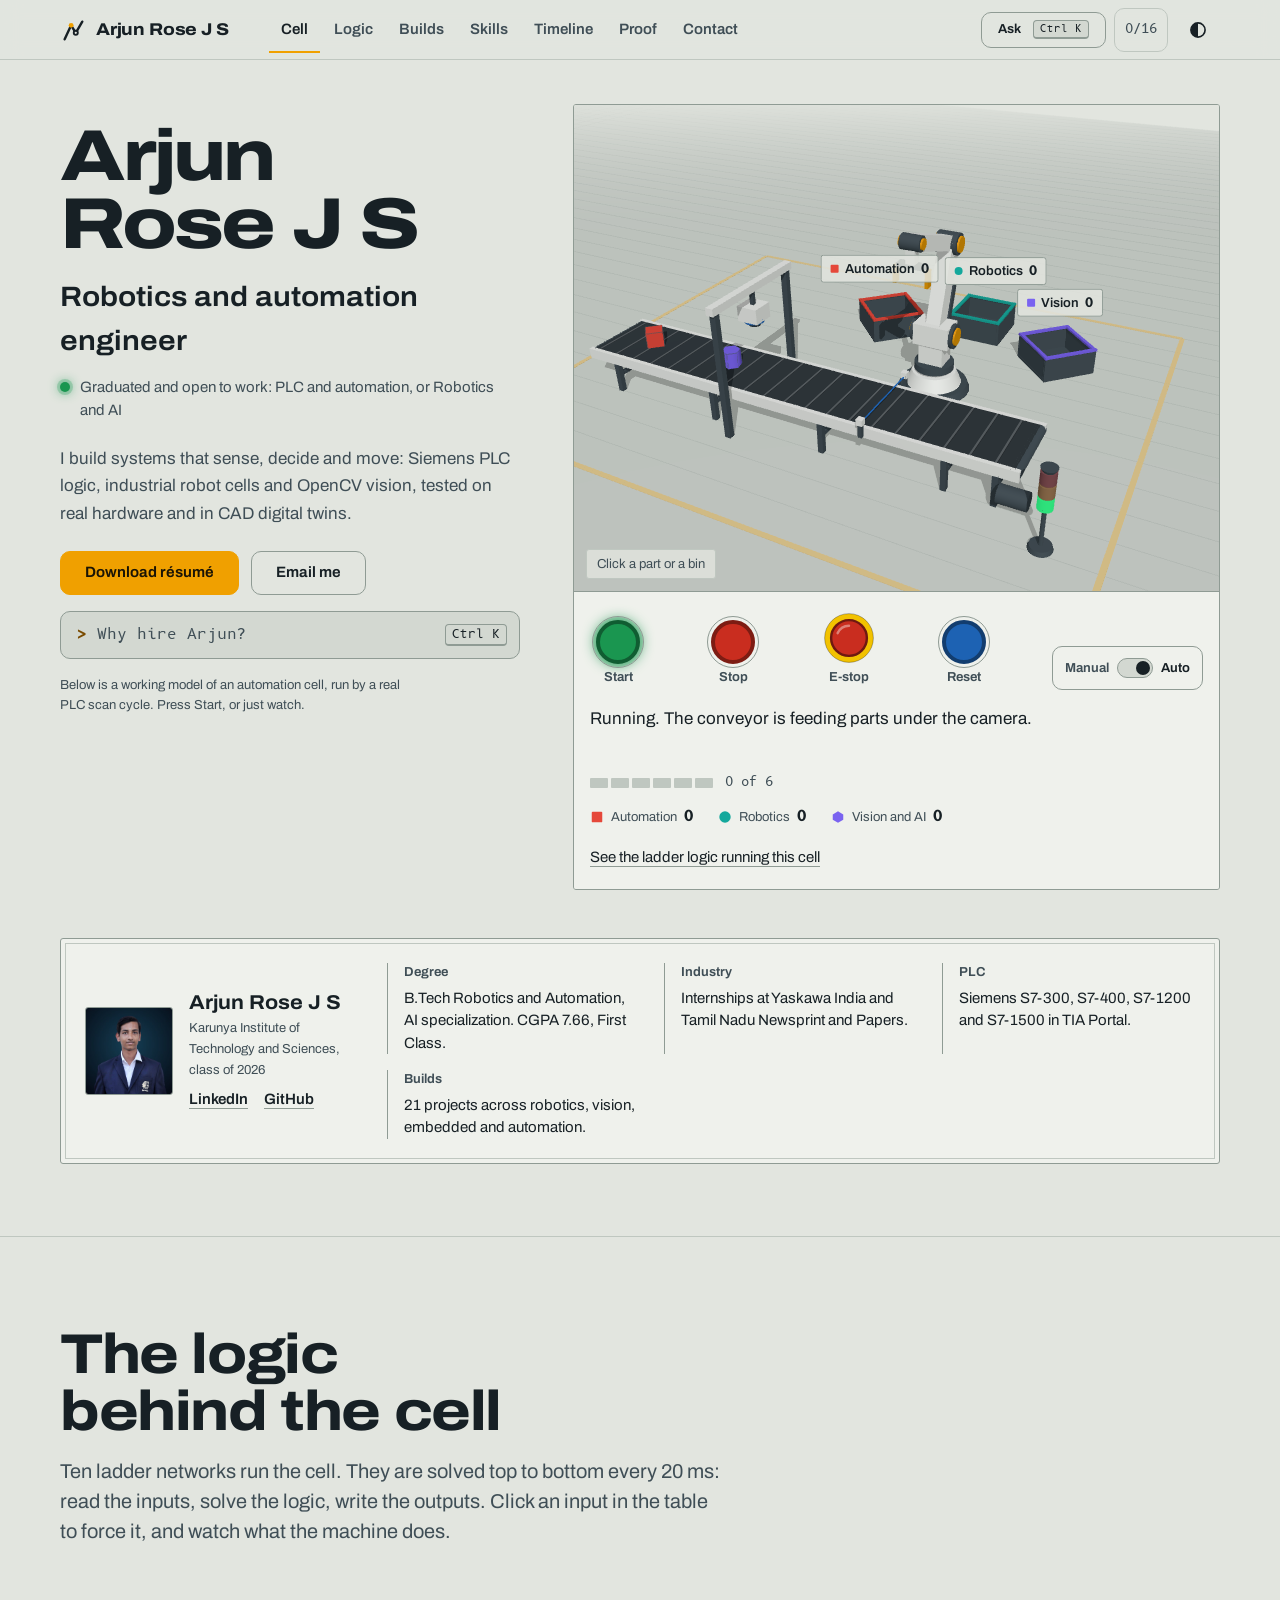
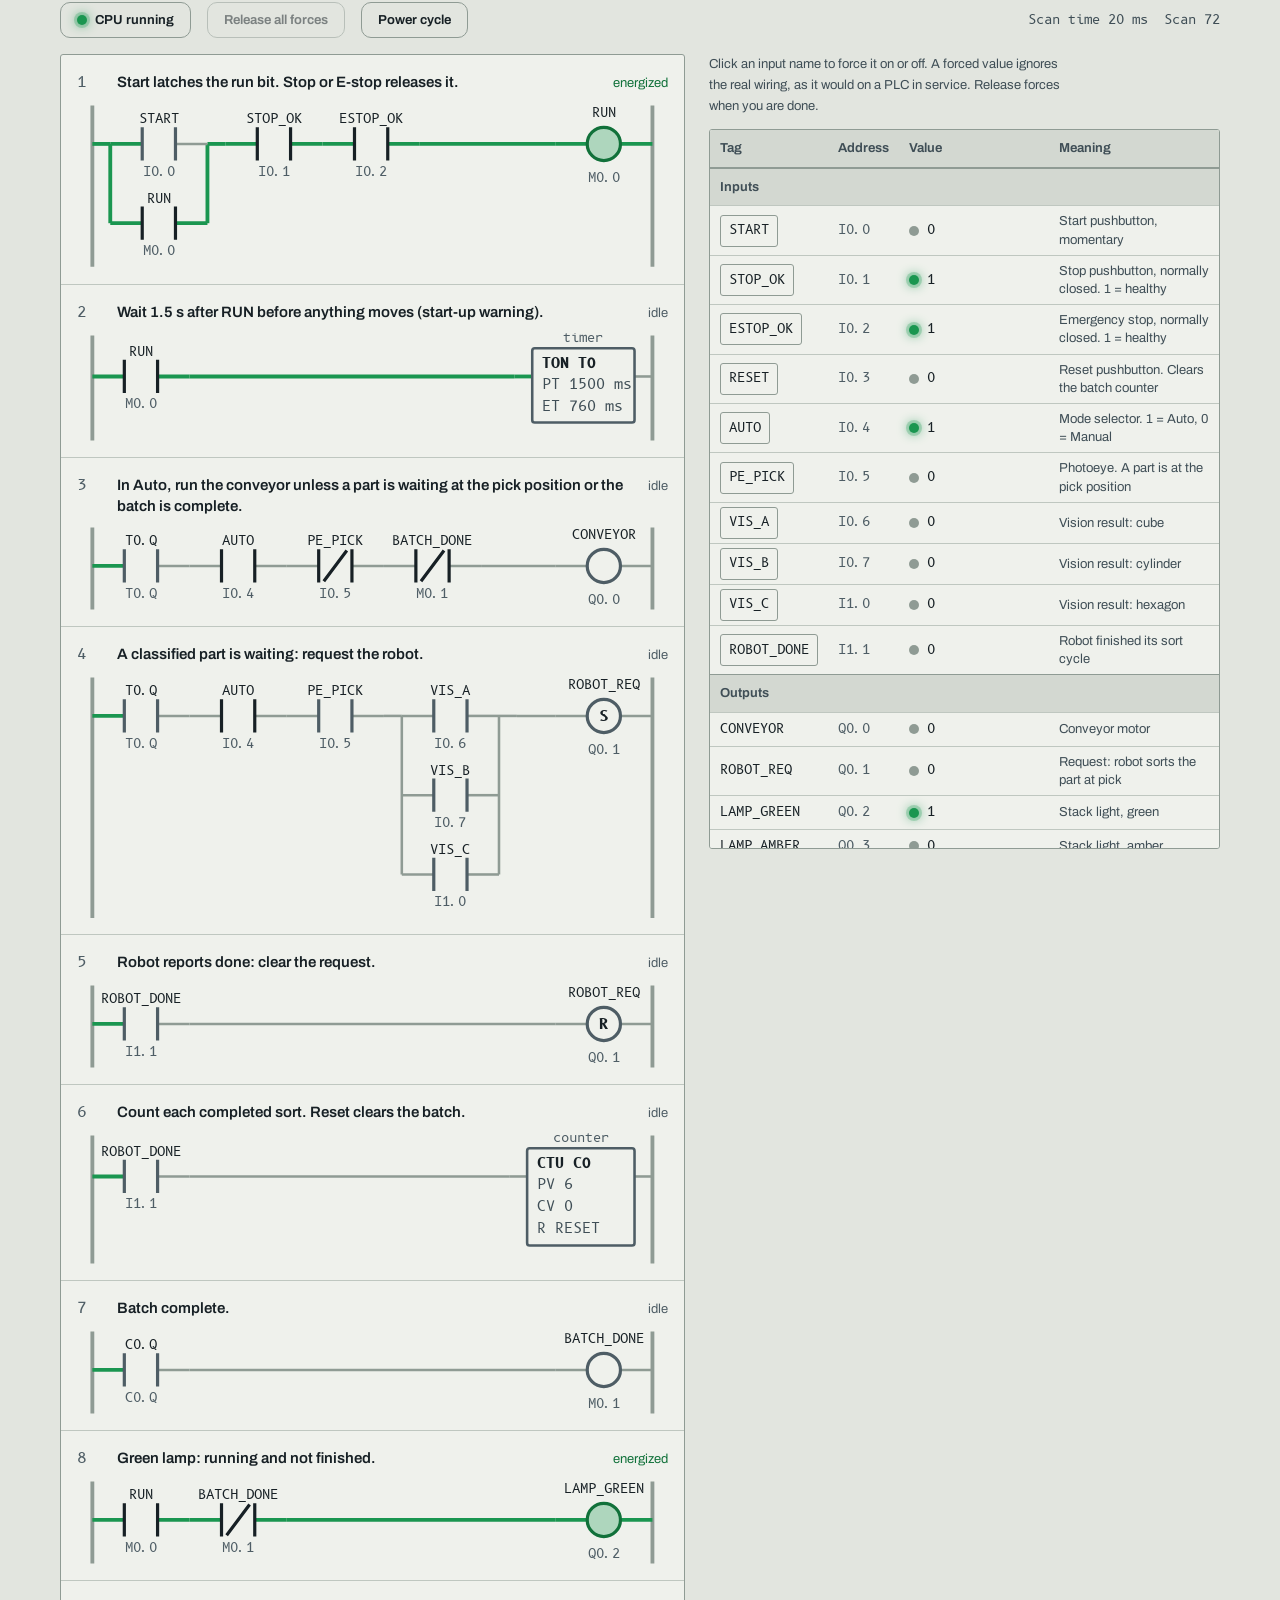
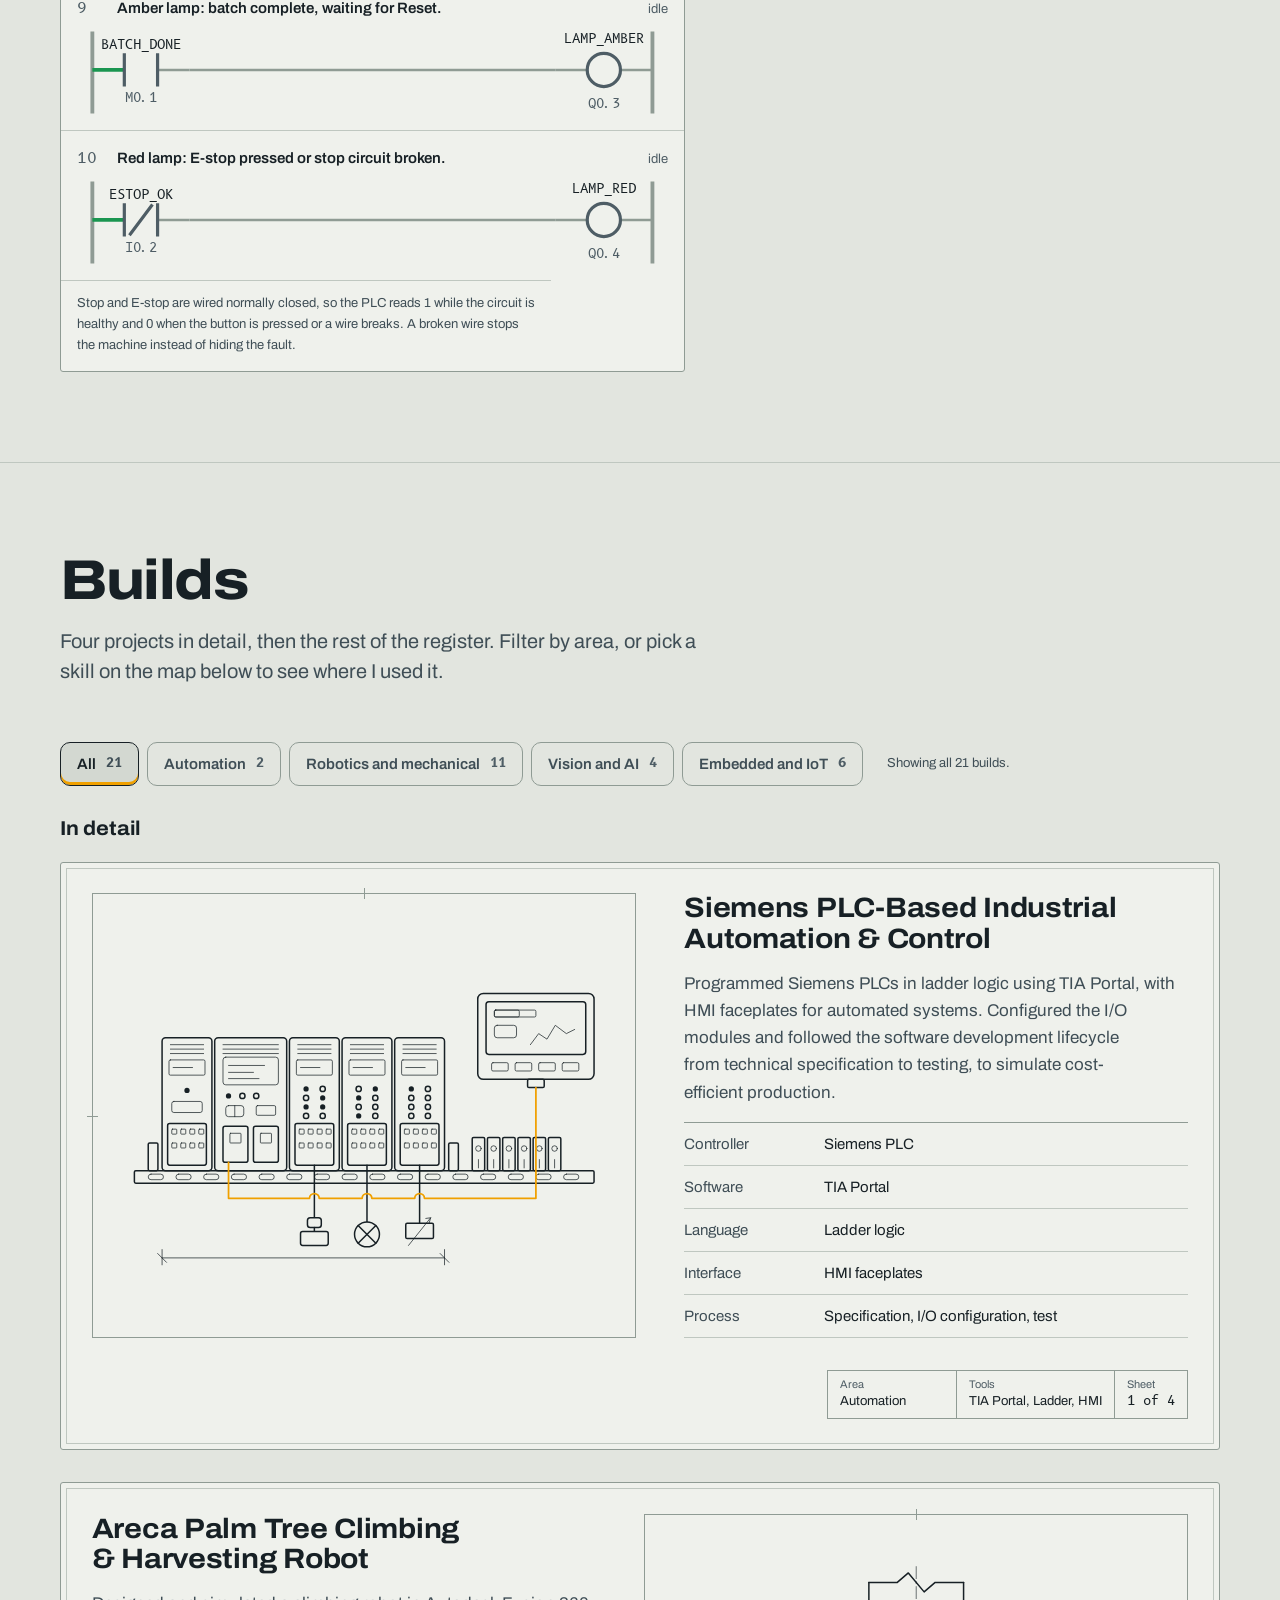
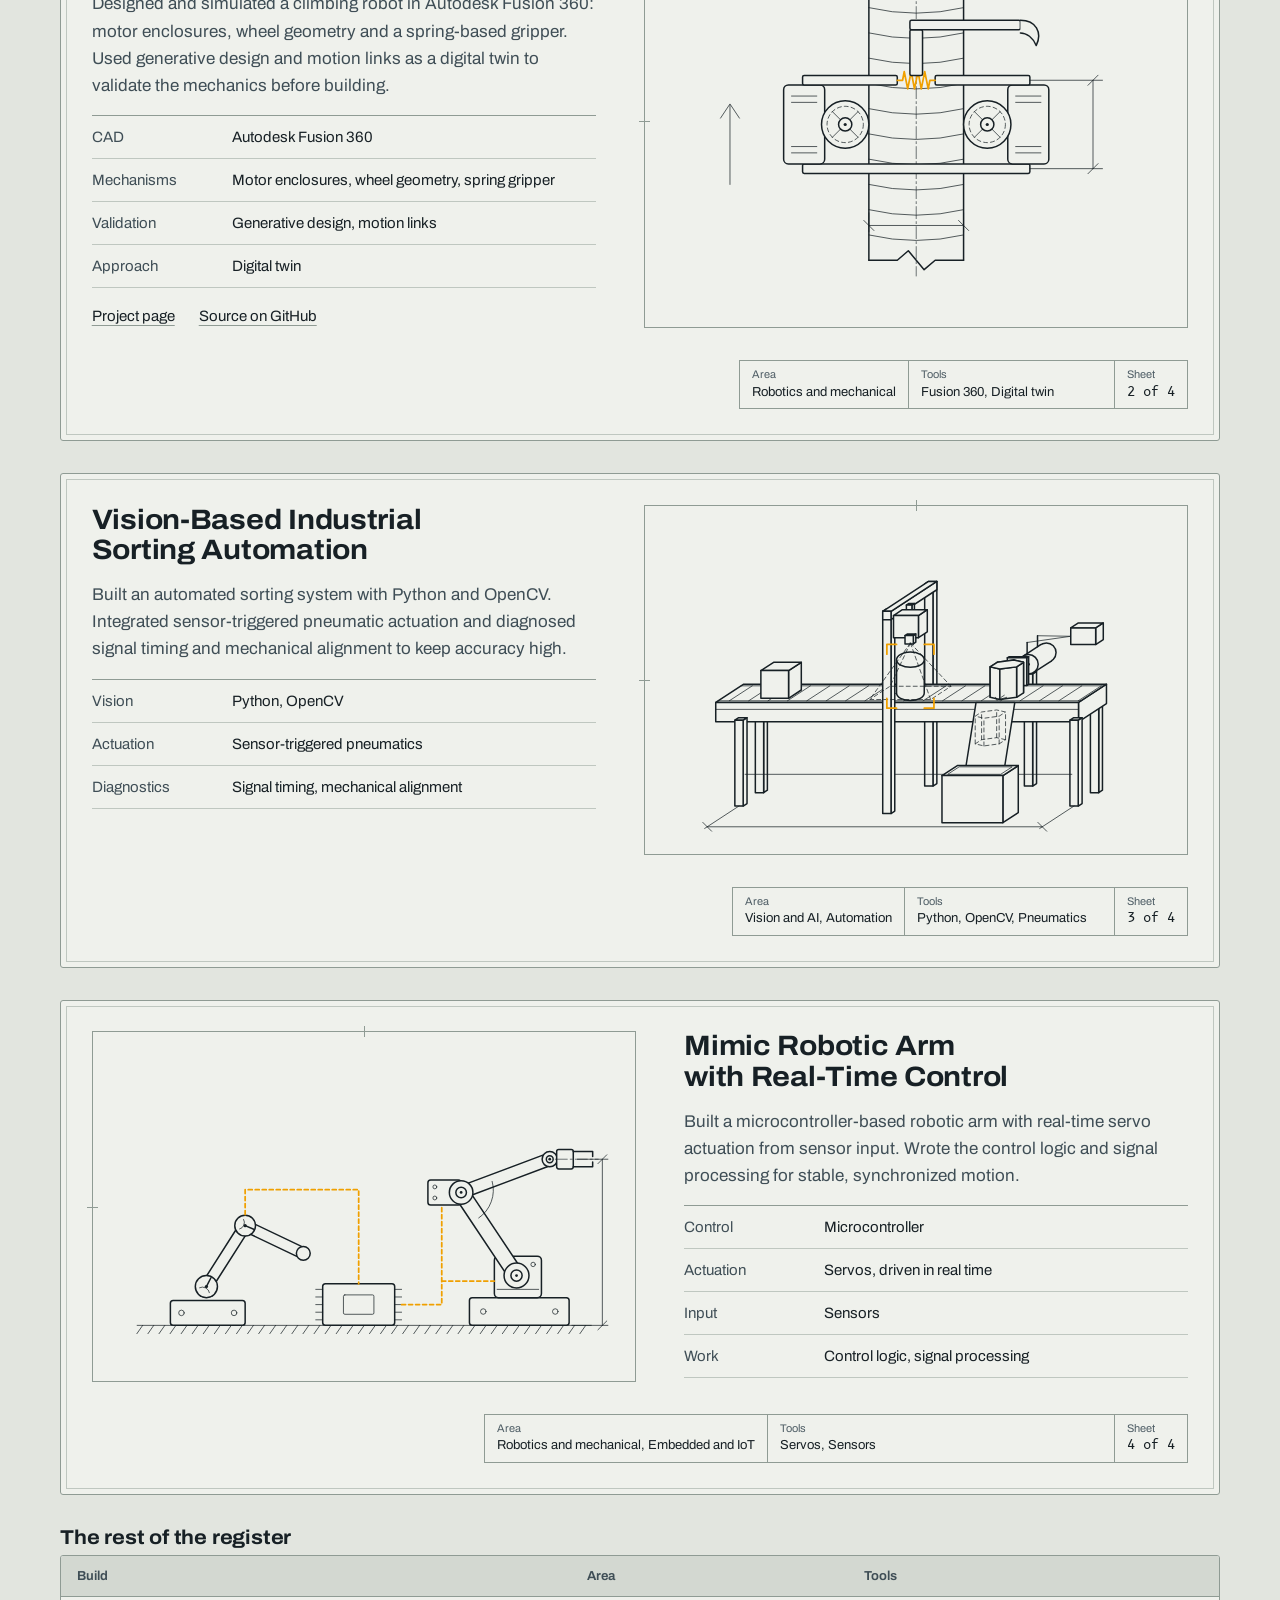
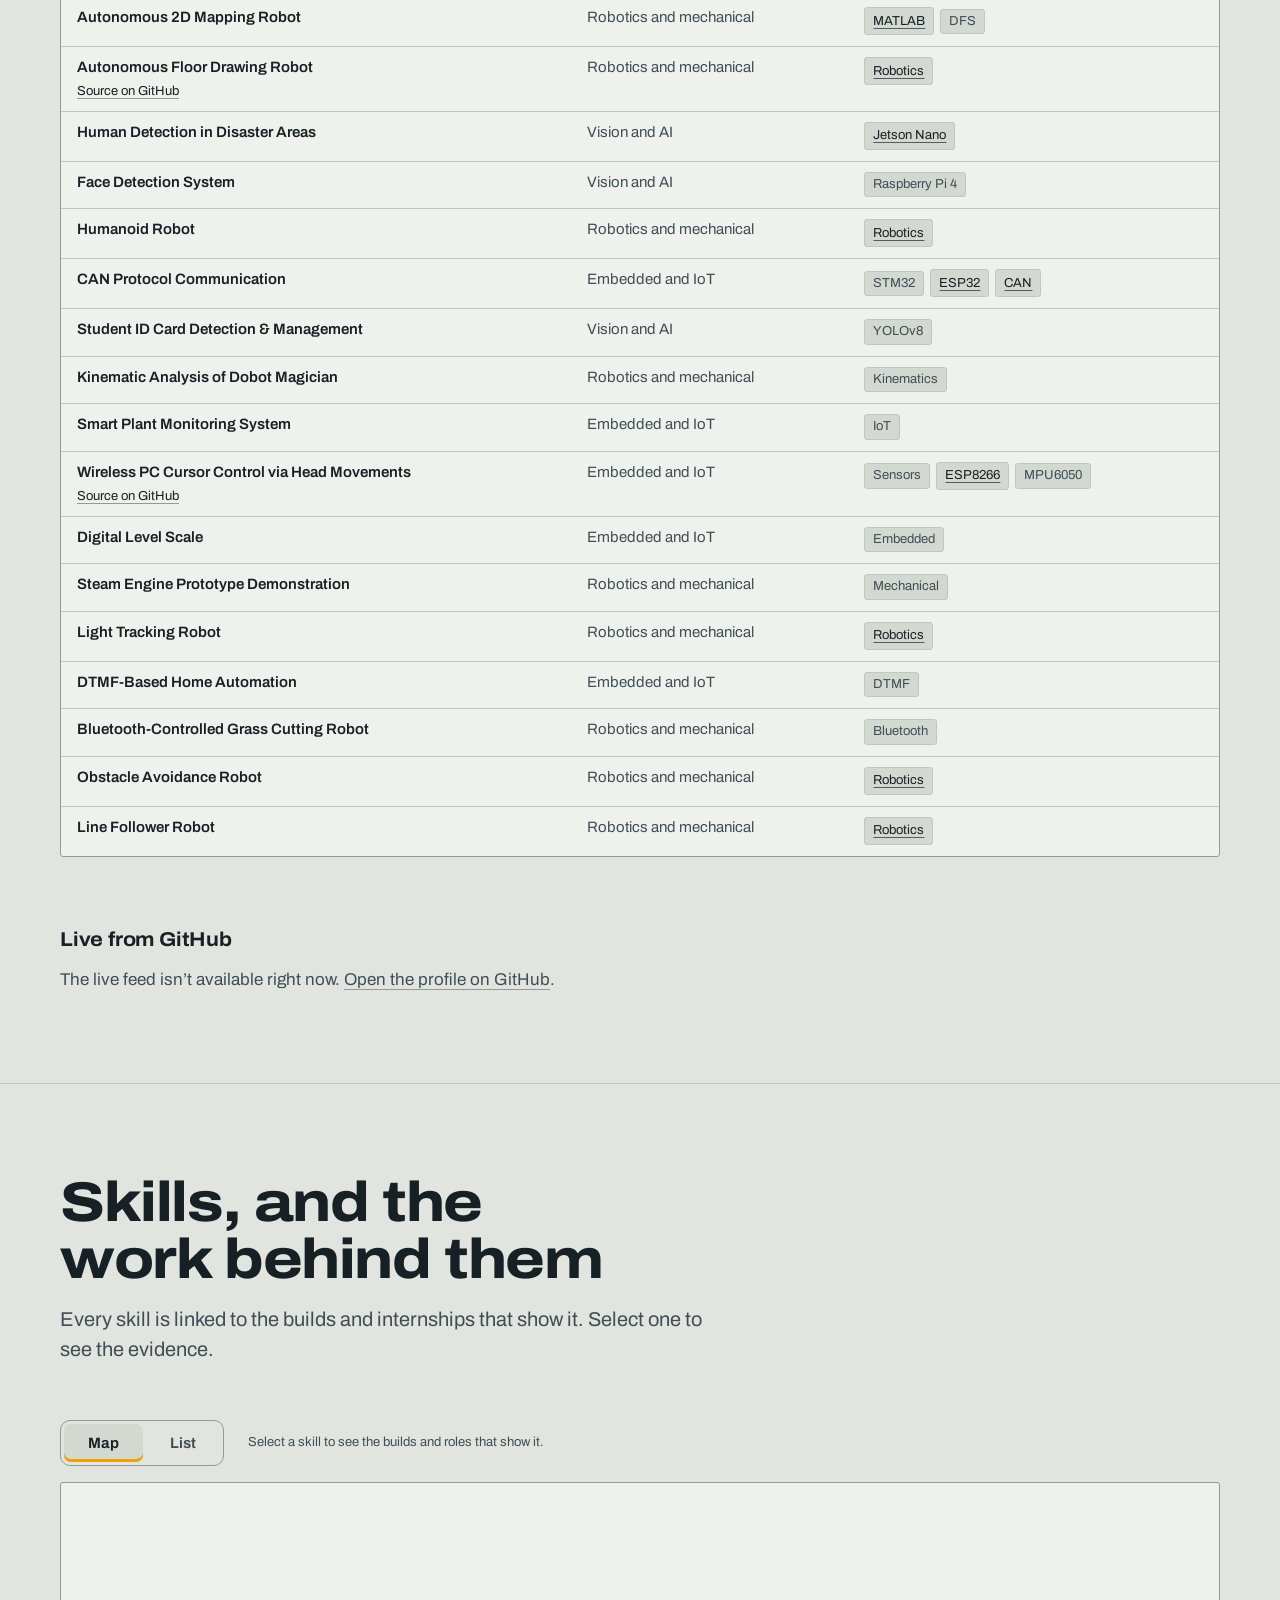
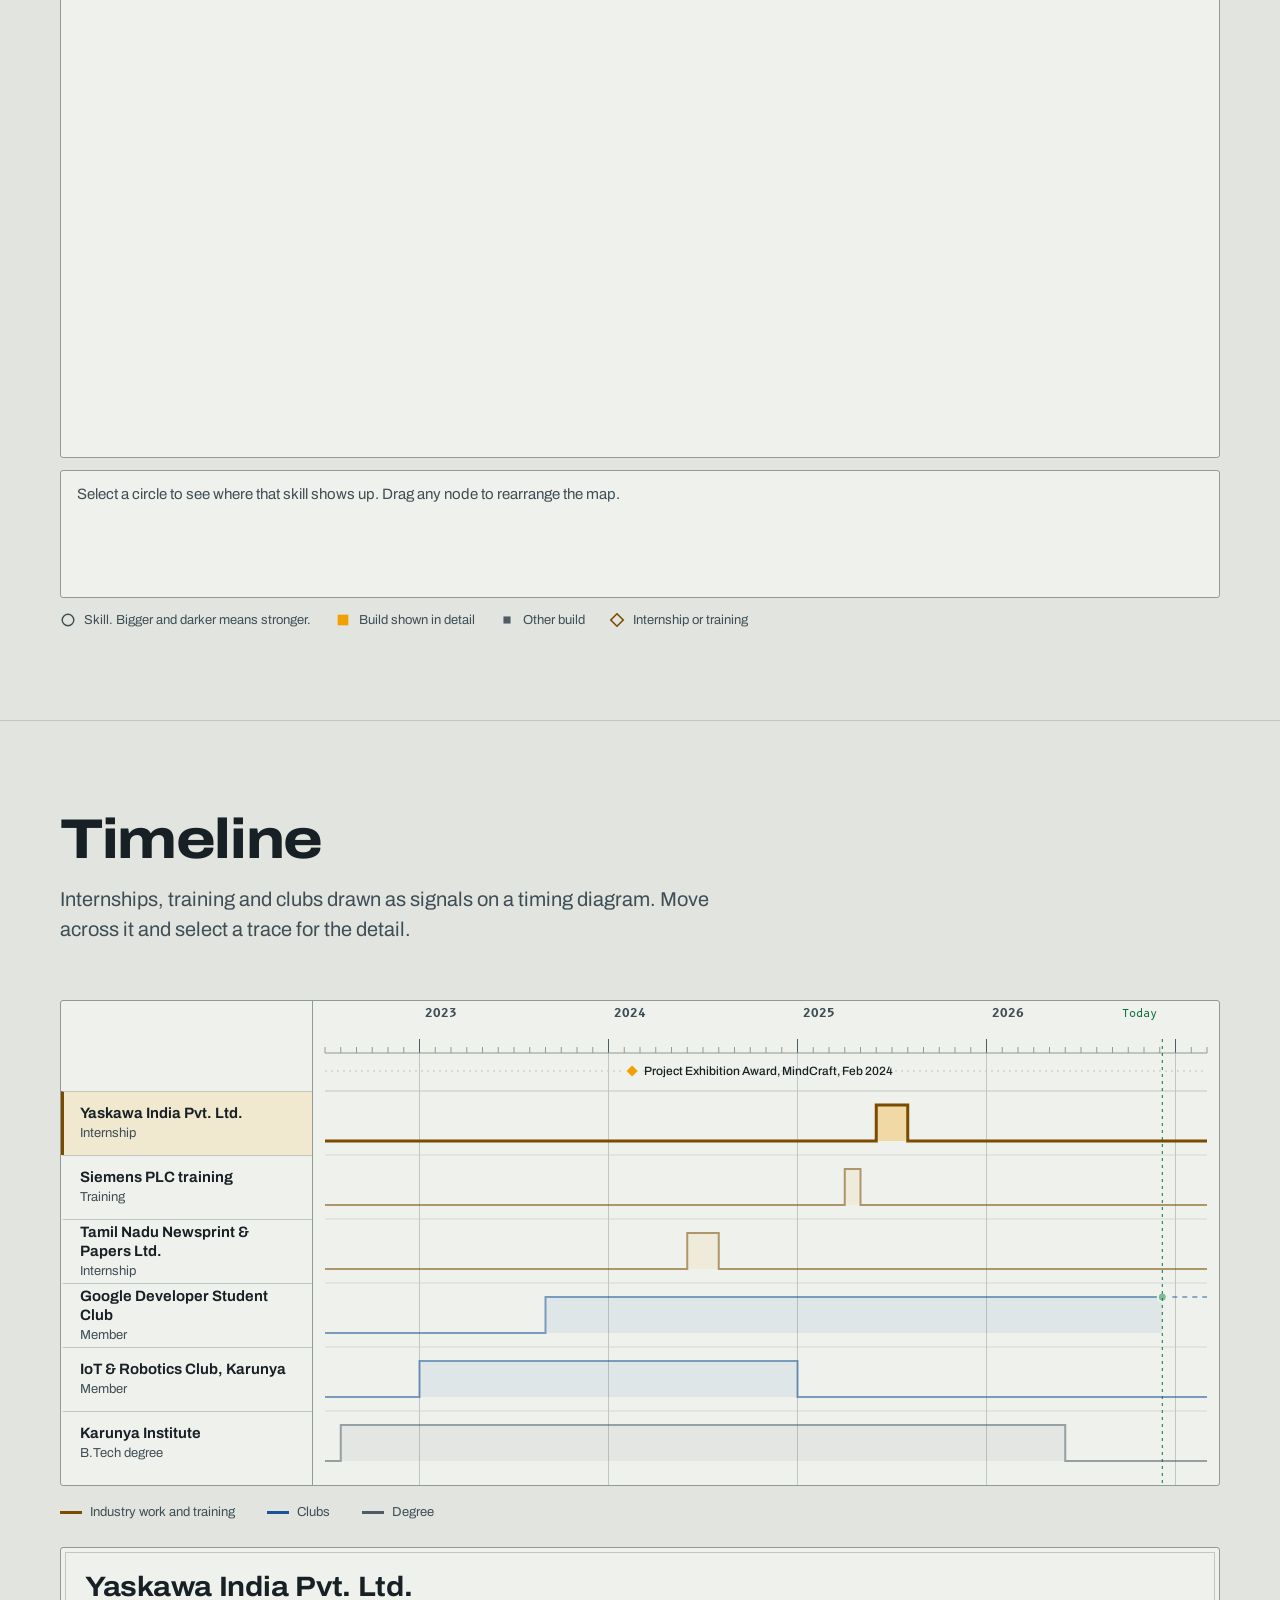
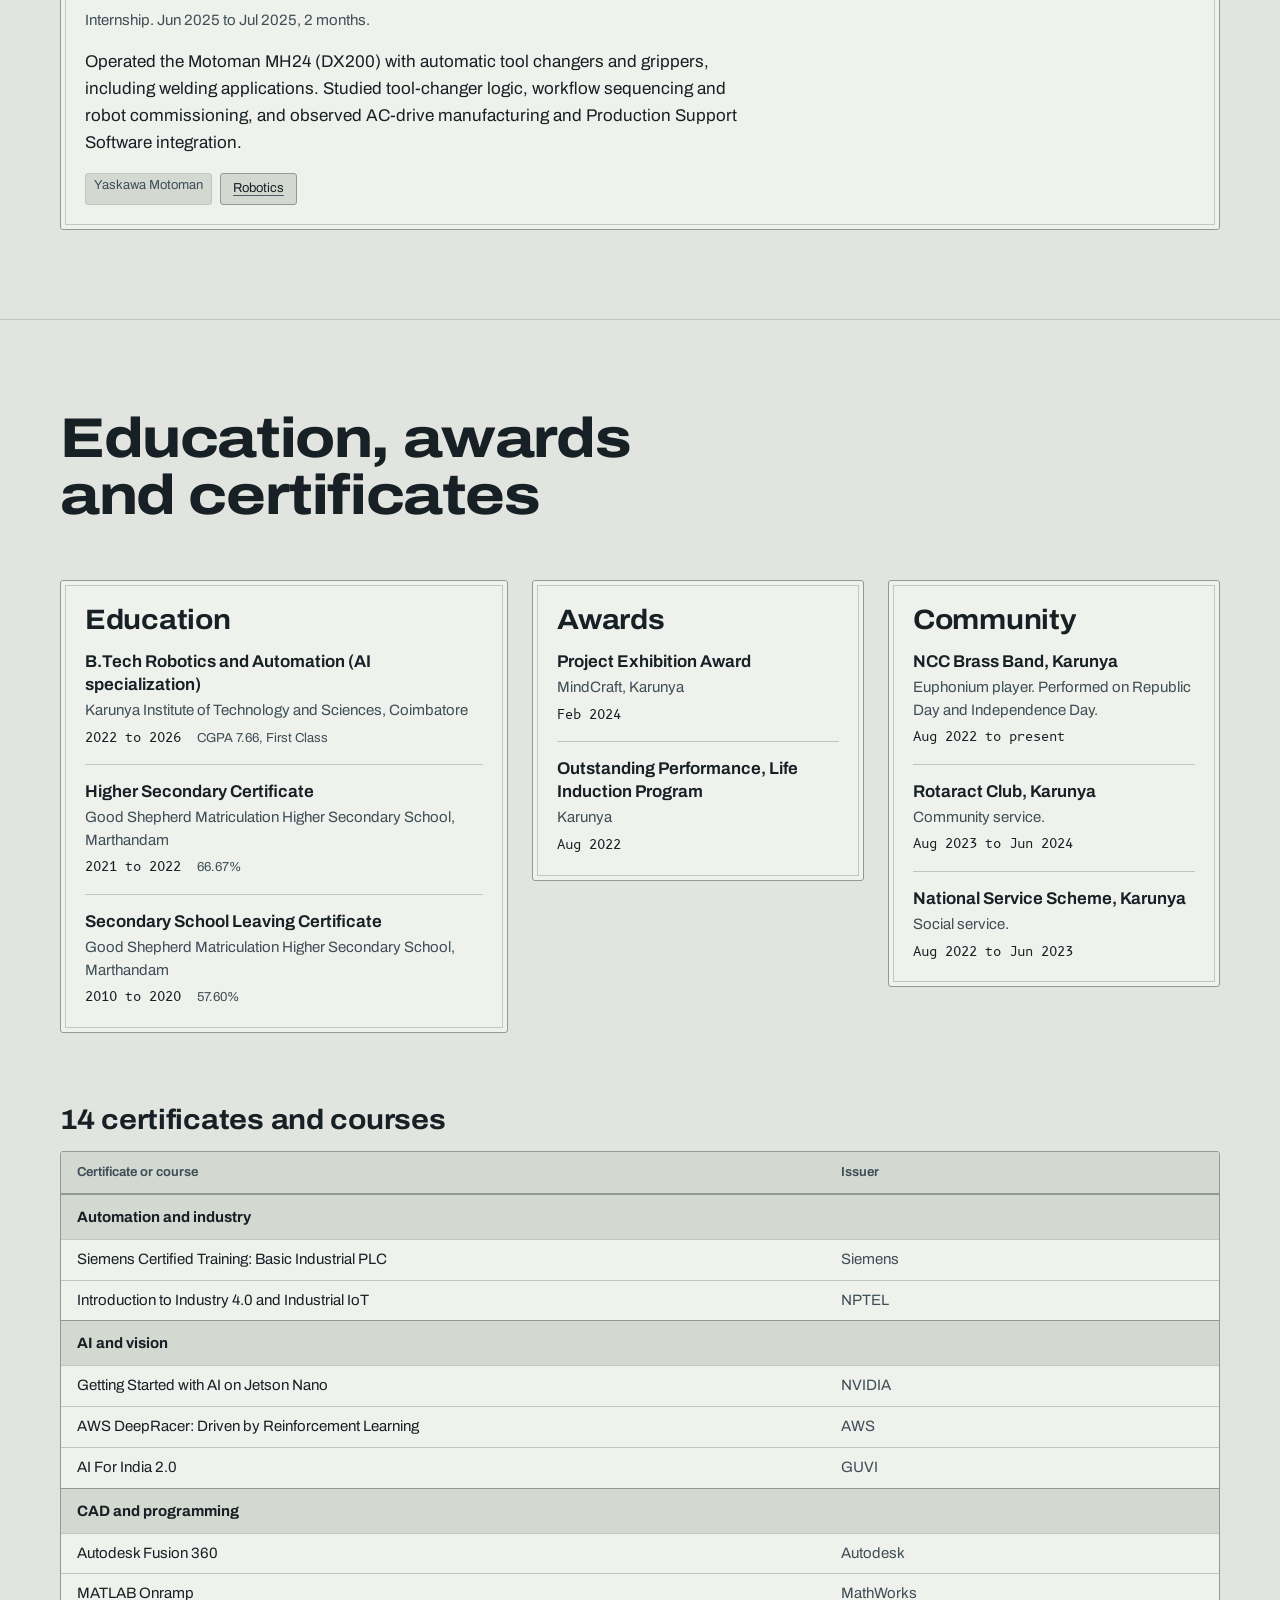
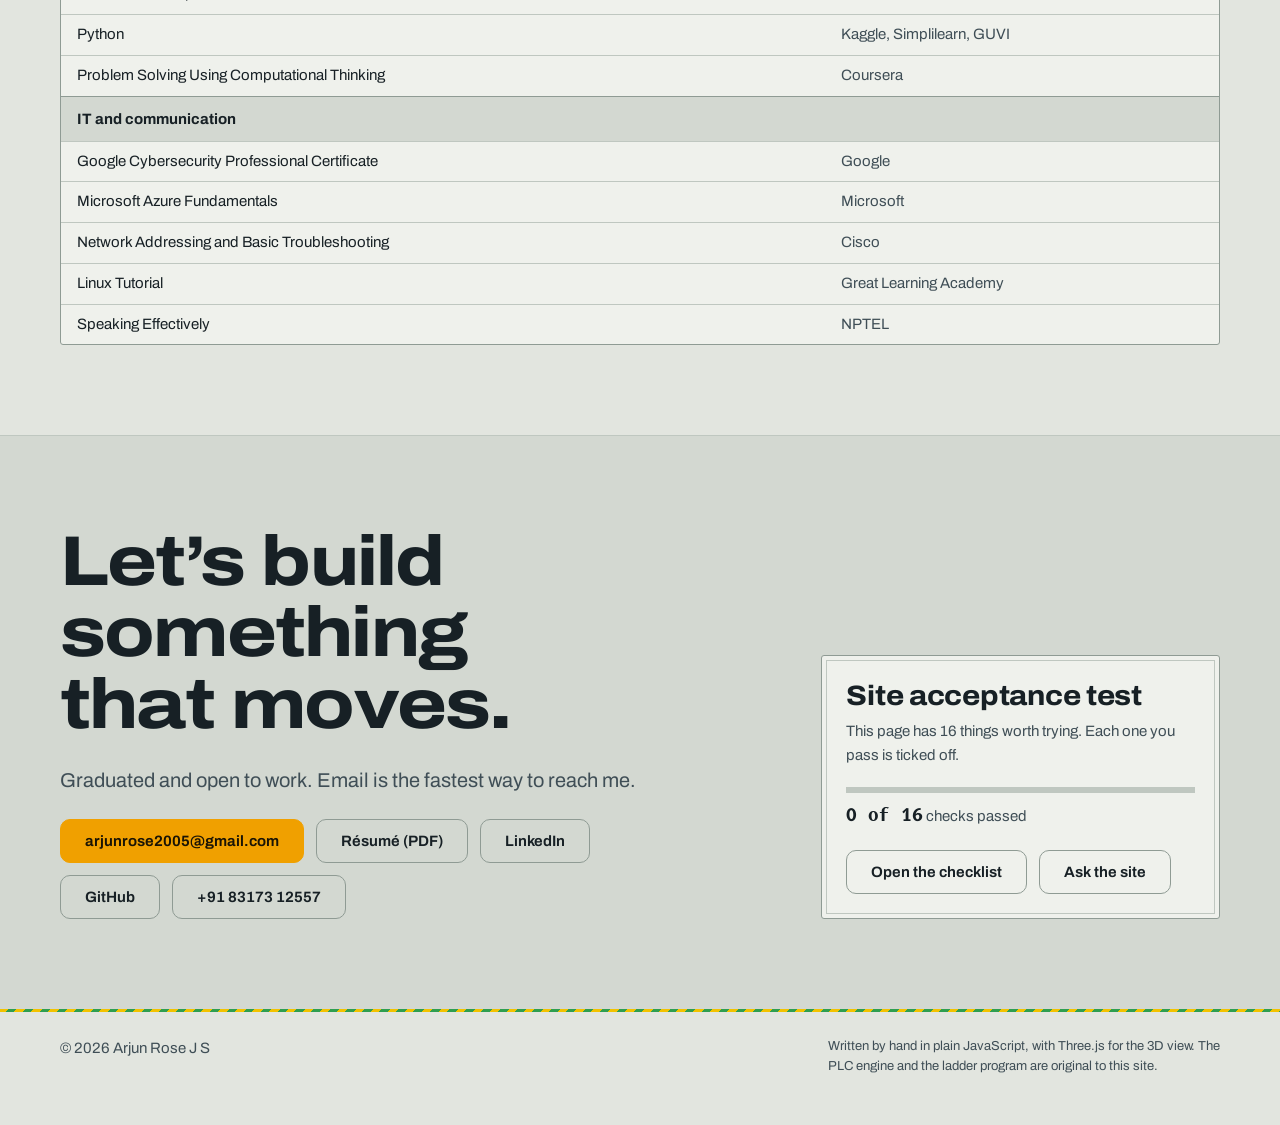
<file: index.html>
<!doctype html>
<html lang="en" data-theme="dark">
<head>
  <meta charset="utf-8">
  <meta name="viewport" content="width=device-width, initial-scale=1, viewport-fit=cover">
  <title>Arjun Rose J S | Robotics and Automation Engineer</title>
  <meta name="description" content="Arjun Rose J S, B.Tech Robotics &amp; Automation graduate (AI specialization). Siemens PLC, Festo MPS, Yaskawa, Igus and Dobot robots, computer vision. Open to robotics and PLC roles.">
  <link rel="canonical" href="https://arjunrose.github.io/Arjun_Rose_J_S/">
  <meta name="theme-color" content="#1c2327">
  <meta property="og:type" content="website">
  <meta property="og:title" content="Arjun Rose J S | Robotics and Automation Engineer">
  <meta property="og:description" content="A working model of an automation cell, driven by a PLC program you can read and force. Siemens PLC, industrial robots, OpenCV vision.">
  <meta property="og:url" content="https://arjunrose.github.io/Arjun_Rose_J_S/">
  <meta property="og:image" content="https://arjunrose.github.io/Arjun_Rose_J_S/assets/img/og.png">
  <meta property="og:image:width" content="1200">
  <meta property="og:image:height" content="630">
  <meta property="og:image:alt" content="Arjun Rose J S, robotics and automation engineer, beside a 3D model of a PLC-driven sorting cell.">
  <meta property="og:site_name" content="Arjun Rose J S">
  <meta name="twitter:card" content="summary_large_image">
  <link rel="icon" href="data:image/svg+xml,%3Csvg xmlns='http://www.w3.org/2000/svg' viewBox='0 0 32 32'%3E%3Crect width='32' height='32' rx='4' fill='%231c2327'/%3E%3Cpath d='M0 22h32v5H0z' fill='%23f2c200'/%3E%3Cpath d='M0 22l5 5H0zM8 22l5 5H8zM16 22l5 5h-5zM24 22l5 5h-5z' fill='%232f9e50'/%3E%3Cpath d='M9 19 16 6l7 13M12 14h8' fill='none' stroke='%23eceee9' stroke-width='2.4' stroke-linejoin='round'/%3E%3C/svg%3E">
  <script>
    (function () {
      var t = null;
      try { t = localStorage.getItem('theme'); } catch (e) {}
      if (t !== 'light' && t !== 'dark') t = window.matchMedia('(prefers-color-scheme: light)').matches ? 'light' : 'dark';
      document.documentElement.setAttribute('data-theme', t);
    })();
  </script>
  <link rel="preload" href="assets/fonts/archivo-wdth.woff2" as="font" type="font/woff2" crossorigin>
  <link rel="stylesheet" href="assets/app.css?v=10ccc963">
  <script type="application/ld+json">{"@context":"https://schema.org","@type":"Person","name":"Arjun Rose J S","jobTitle":"Robotics and Automation Engineer","email":"arjunrose2005@gmail.com","url":"https://arjunrose.github.io/Arjun_Rose_J_S/","sameAs":["https://github.com/arjunrose","https://www.linkedin.com/in/arjun-rose-j-s"],"alumniOf":"Karunya Institute of Technology and Sciences"}</script>
</head>
<body>
  <a class="skip" href="#main">Skip to content</a>

  <header class="nav" id="top">
    <div class="wrap nav-in">
      <a class="brand" href="#top" aria-label="Arjun Rose J S, back to top">
        <svg viewBox="0 0 28 28" width="26" height="26" aria-hidden="true" focusable="false"><path d="M5 24 12 9l5 8" fill="none" stroke="currentColor" stroke-width="2.6" stroke-linecap="round" stroke-linejoin="round"/><path d="M17 17 24 5" fill="none" stroke="currentColor" stroke-width="2.6" stroke-linecap="round"/><circle cx="12" cy="9" r="2.6" fill="var(--sig-warn)"/><circle cx="17" cy="17" r="2.2" fill="var(--bg)" stroke="currentColor" stroke-width="2"/></svg>
        <span>Arjun Rose J S</span>
      </a>
      <nav class="nav-links" id="nav-links" aria-label="Sections">
        <a href="#cell">Cell</a>
        <a href="#logic">Logic</a>
        <a href="#builds">Builds</a>
        <a href="#skills">Skills</a>
        <a href="#timeline">Timeline</a>
        <a href="#proof">Proof</a>
        <a href="#contact">Contact</a>
      </nav>
      <div class="nav-actions">
        <button type="button" class="btn btn--small nav-ask" data-open-console aria-label="Ask a question or run a command (Ctrl K)">Ask <kbd class="nav-kbd">Ctrl K</kbd></button>
        <button type="button" class="nav-icon" id="sat-toggle" aria-expanded="false" aria-controls="sat" aria-label="Site acceptance test checklist"><span class="nav-sat-n mono" id="sat-count">0/0</span></button>
        <button type="button" class="nav-icon" id="theme-toggle" aria-label="Switch theme" aria-pressed="false">
          <svg viewBox="0 0 24 24" width="20" height="20" aria-hidden="true" focusable="false"><circle cx="12" cy="12" r="8.5" fill="none" stroke="currentColor" stroke-width="2"/><path d="M12 3.5a8.5 8.5 0 0 0 0 17z" fill="currentColor"/></svg>
        </button>
        <button type="button" class="nav-icon nav-menu" id="menu-toggle" aria-expanded="false" aria-controls="nav-links" aria-label="Menu">
          <svg viewBox="0 0 24 24" width="22" height="22" aria-hidden="true" focusable="false"><path d="M4 7h16M4 12h16M4 17h16" stroke="currentColor" stroke-width="2" stroke-linecap="round" fill="none"/></svg>
        </button>
      </div>
    </div>
    <div class="nav-progress pe-stripe" id="nav-progress" aria-hidden="true"></div>
  </header>

  <div class="sat" id="sat" hidden role="dialog" aria-label="Site acceptance test"></div>

  <main id="main">
    <section class="sec hero" id="cell" aria-labelledby="h-name">
      <div class="wrap">
        <div class="hero-grid">
          <div class="hero-copy">
            <h1 id="h-name">Arjun Rose J S</h1>
            <p class="hero-role" id="hero-role">Robotics and automation engineer</p>
            <p class="hero-status"><span class="lamp lamp--run is-on" aria-hidden="true"></span><span id="hero-status">Graduated and open to work: PLC and automation, or Robotics and AI</span></p>
            <p class="lede" id="hero-pitch">I build systems that sense, decide and move: Siemens PLC logic, industrial robot cells and OpenCV vision, tested on real hardware and in CAD digital twins.</p>
            <div class="btn-row hero-cta">
              <a class="btn btn--primary" href="assets/Arjun_Rose_J_S_Resume.pdf" download data-resume>Download résumé</a>
              <a class="btn" href="mailto:arjunrose2005@gmail.com?subject=Opportunity%20for%20Arjun">Email me</a>
            </div>
            <button type="button" class="hero-ask" data-open-console aria-label="Ask this site a question, for example: Why hire Arjun?">
              <span class="hero-ask-caret" aria-hidden="true">&gt;</span>
              <span class="hero-ask-text" id="hero-ask-text">Why hire Arjun?</span>
              <kbd class="nav-kbd" aria-hidden="true">Ctrl K</kbd>
            </button>
            <p class="hint hero-hint">Below is a working model of an automation cell, run by a real PLC scan cycle. Press Start, or just watch.</p>
          </div>
          <div id="cell-mount" class="hero-cell"></div>
        </div>
        <div class="plate hero-id" role="group" aria-label="At a glance">
          <div class="hero-id-head">
            <img src="assets/img/arjun.jpg" alt="Portrait of Arjun Rose J S" width="88" height="88" decoding="async">
            <div>
              <p class="hero-id-name">Arjun Rose J S</p>
              <p class="hint">Karunya Institute of Technology and Sciences, class of 2026</p>
              <p class="hero-links"><a class="link" href="https://www.linkedin.com/in/arjun-rose-j-s" target="_blank" rel="noopener">LinkedIn</a> <a class="link" href="https://github.com/arjunrose" target="_blank" rel="noopener">GitHub</a></p>
            </div>
          </div>
          <dl class="hero-glance" id="hero-glance"></dl>
        </div>
      </div>
    </section>

    <section class="sec" id="logic" aria-labelledby="h-logic">
      <div class="wrap">
        <div class="sec-head">
          <h2 id="h-logic">The logic behind the cell</h2>
          <p class="lede">Ten ladder networks run the cell. They are solved top to bottom every 20 ms: read the inputs, solve the logic, write the outputs. Click an input in the table to force it, and watch what the machine does.</p>
        </div>
        <div id="ladder-mount"></div>
      </div>
    </section>

    <section class="sec" id="builds" aria-labelledby="h-builds">
      <div class="wrap">
        <div class="sec-head">
          <h2 id="h-builds">Builds</h2>
          <p class="lede">Four projects in detail, then the rest of the register. Filter by area, or pick a skill on the map below to see where I used it.</p>
        </div>
        <div id="projects-mount"></div>
        <div id="github-mount"></div>
      </div>
    </section>

    <section class="sec" id="skills" aria-labelledby="h-skills">
      <div class="wrap">
        <div class="sec-head">
          <h2 id="h-skills">Skills, and the work behind them</h2>
          <p class="lede">Every skill is linked to the builds and internships that show it. Select one to see the evidence.</p>
        </div>
        <div id="graph-mount"></div>
      </div>
    </section>

    <section class="sec" id="timeline" aria-labelledby="h-timeline">
      <div class="wrap">
        <div class="sec-head">
          <h2 id="h-timeline">Timeline</h2>
          <p class="lede">Internships, training and clubs drawn as signals on a timing diagram. Move across it and select a trace for the detail.</p>
        </div>
        <div id="timeline-mount"></div>
      </div>
    </section>

    <section class="sec" id="proof" aria-labelledby="h-proof">
      <div class="wrap">
        <div class="sec-head">
          <h2 id="h-proof">Education, awards and certificates</h2>
        </div>
        <div id="proof-mount"></div>
        <div id="certs-mount"></div>
      </div>
    </section>

    <section class="sec contact" id="contact" aria-labelledby="h-contact">
      <div class="wrap">
        <div class="contact-grid">
        <div class="contact-in">
          <h2 id="h-contact">Let’s build something that moves.</h2>
          <p class="lede">Graduated and open to work. Email is the fastest way to reach me.</p>
          <div class="btn-row">
            <a class="btn btn--primary" href="mailto:arjunrose2005@gmail.com?subject=Opportunity%20for%20Arjun" id="contact-email">arjunrose2005@gmail.com</a>
            <a class="btn" href="assets/Arjun_Rose_J_S_Resume.pdf" download data-resume>Résumé (PDF)</a>
            <a class="btn" href="https://www.linkedin.com/in/arjun-rose-j-s" target="_blank" rel="noopener">LinkedIn</a>
            <a class="btn" href="https://github.com/arjunrose" target="_blank" rel="noopener">GitHub</a>
            <a class="btn" href="tel:+918317312557">+91 83173 12557</a>
          </div>
        </div>
        <div class="plate signoff" id="signoff" role="group" aria-labelledby="h-signoff">
          <h3 id="h-signoff">Site acceptance test</h3>
          <p class="signoff-text" id="signoff-text">This page has 16 things worth trying. Each one you pass is ticked off.</p>
          <div class="sat-bar" id="signoff-bar" role="progressbar" aria-label="Checks passed" aria-valuemin="0" aria-valuemax="16" aria-valuenow="0"><i id="signoff-fill"></i></div>
          <p class="signoff-count"><b id="signoff-count">0 of 16</b> checks passed</p>
          <div class="btn-row">
            <button type="button" class="btn" id="signoff-open">Open the checklist</button>
            <button type="button" class="btn" data-open-console>Ask the site</button>
          </div>
        </div>
        </div>
      </div>
    </section>
  </main>

  <footer class="foot">
    <div class="pe-stripe" aria-hidden="true"></div>
    <div class="wrap foot-in">
      <p>© 2026 Arjun Rose J S</p>
      <p class="hint">Written by hand in plain JavaScript, with Three.js for the 3D view. The PLC engine and the ladder program are original to this site.</p>
    </div>
  </footer>

  <div class="toasts" id="toasts" role="status" aria-live="polite"></div>

  <noscript>
    <p class="noscript">This site is interactive and needs JavaScript. The short version: Arjun Rose J S, robotics and PLC automation engineer, B.Tech 2026 (CGPA 7.66). Email <a href="mailto:arjunrose2005@gmail.com">arjunrose2005@gmail.com</a>. <a href="assets/Arjun_Rose_J_S_Resume.pdf">Résumé (PDF)</a>.</p>
  </noscript>

  <script src="data.js"></script>
  <script type="module" src="assets/app.js?v=10ccc963"></script>
</body>
</html>
</file>
<file: assets/app.css>
@font-face{font-family:Archivo;src:url(fonts/archivo-wdth.woff2) format("woff2");font-weight:100 900;font-stretch:62% 125%;font-style:normal;font-display:swap}@font-face{font-family:B612 Mono;src:url(fonts/b612-mono-400.woff2) format("woff2");font-weight:400;font-style:normal;font-display:swap}@font-face{font-family:B612 Mono;src:url(fonts/b612-mono-700.woff2) format("woff2");font-weight:700;font-style:normal;font-display:swap}:root{color-scheme:dark;--bg: #1c2327;--bg-2: #242d32;--bg-3: #151b1e;--line: #34424b;--line-2: #52626c;--ink: #eceee9;--ink-2: #aab6bd;--ink-3: #8996a1;--sig-run: #3fd07a;--sig-warn: #ffb320;--sig-fault: #ff5448;--sig-info: #5cadff;--on-run: #05170c;--on-warn: #1a1405;--on-fault: #200603;--on-info: #04121f;--run-text: #4be083;--warn-text: #ffc04d;--fault-text: #ff8176;--info-text: #86c2ff;--focus: #ffb320;--sel: rgba(255, 179, 32, .3);--part-a: #ff6b5b;--part-b: #35d0c4;--part-c: #a08cff;--pe-yellow: #f2c200;--pe-green: #2f9e50;--scene-floor: #2a353b;--scene-grid: #5d6e79;--scene-body: #d9dfe1;--scene-dark: #2b343a;--scene-belt: #12181b;--scene-accent: #ffb320;--font-ui: "Archivo", system-ui, -apple-system, "Segoe UI", Roboto, "Helvetica Neue", Arial, sans-serif;--font-mono: "B612 Mono", ui-monospace, "SF Mono", Menlo, Consolas, monospace;--t-xs: .8125rem;--t-sm: .9375rem;--t-md: 1.0625rem;--t-lg: 1.25rem;--t-xl: clamp(1.375rem, 1.15rem + 1vw, 1.75rem);--t-2xl: clamp(2rem, 1.35rem + 2.8vw, 3.5rem);--t-hero: clamp(2.75rem, .9rem + 8.4vw, 8rem);--r-plate: 3px;--r-panel: 6px;--r-ctl: 10px;--s-1: 4px;--s-2: 8px;--s-3: 12px;--s-4: 16px;--s-5: 24px;--s-6: 32px;--s-7: 48px;--s-8: 72px;--s-9: 120px;--wrap: 1240px;--gutter: clamp(16px, 4vw, 40px);--nav-h: 60px;--sec-pad: clamp(52px, 7vw, 104px);--ease: cubic-bezier(.2, .7, .2, 1);--dur: .16s;--z-content: 1;--z-hmi: 30;--z-nav: 40;--z-toast: 80;--z-console: 90;--z-boot: 100}:root[data-theme=light]{color-scheme:light;--bg: #e2e5df;--bg-2: #eff1ec;--bg-3: #d3d8d1;--line: #bfc7c0;--line-2: #8f9b94;--ink: #172025;--ink-2: #3f4e56;--ink-3: #4e5d65;--sig-run: #1a9650;--sig-warn: #f0a000;--sig-fault: #c92d1f;--sig-info: #1d62b3;--on-run: #f4fff8;--on-warn: #1a1405;--on-fault: #fff5f3;--on-info: #f2f8ff;--run-text: #11713a;--warn-text: #7a4b00;--fault-text: #b02015;--info-text: #1a559a;--focus: #1d62b3;--sel: rgba(29, 98, 179, .25);--part-a: #e5483a;--part-b: #14a89c;--part-c: #7a63f0;--scene-floor: #cdd3cd;--scene-grid: #8a9791;--scene-body: #f3f5f2;--scene-dark: #46535b;--scene-belt: #2a3338;--scene-accent: #f0a000}*,*:before,*:after{box-sizing:border-box}html{-webkit-text-size-adjust:100%;scroll-behavior:smooth;scroll-padding-top:var(--nav-h);background:var(--bg)}body{margin:0;background:var(--bg);color:var(--ink);font:400 var(--t-md) / 1.6 var(--font-ui);font-stretch:100%;-webkit-font-smoothing:antialiased;text-rendering:optimizeLegibility;overflow-x:clip}[hidden]{display:none!important}img,svg,canvas,video{display:block;max-width:100%}button,input,select,textarea{font:inherit;color:inherit}a{color:inherit}h1,h2,h3,h4{margin:0;font-weight:700;line-height:1.08;text-wrap:balance}p{margin:0;text-wrap:pretty}ul,ol{margin:0;padding:0;list-style:none}dl,dd{margin:0}table{border-collapse:collapse;width:100%}button{cursor:pointer}:focus-visible{outline:3px solid var(--focus);outline-offset:3px;border-radius:2px}::selection{background:var(--sel)}.sec h2{font-size:var(--t-2xl);font-weight:760;font-stretch:116%;letter-spacing:-.025em;line-height:1.02}.sec h3{font-size:var(--t-xl);font-weight:700;font-stretch:108%;letter-spacing:-.01em}.lede{font-size:var(--t-lg);line-height:1.5;color:var(--ink-2);max-width:60ch}.hint{font-size:var(--t-xs);color:var(--ink-2)}.mono{font-family:var(--font-mono);font-variant-numeric:tabular-nums;font-stretch:100%}.link{text-decoration:underline;text-decoration-thickness:1px;text-decoration-color:var(--line-2);text-underline-offset:.25em;transition:color var(--dur),text-decoration-color var(--dur)}.link:hover{color:var(--info-text);text-decoration-color:currentColor}kbd{font:400 .8em var(--font-mono);padding:1px 6px;border:1px solid var(--line-2);border-bottom-width:2px;border-radius:4px;background:var(--bg-3);color:var(--ink)}.wrap{width:100%;max-width:var(--wrap);margin-inline:auto;padding-inline:var(--gutter)}.sec{position:relative;padding-block:var(--sec-pad);scroll-margin-top:calc(24px - var(--sec-pad))}.sec-head{display:grid;gap:var(--s-4);margin-bottom:clamp(28px,4.5vw,56px);max-width:70ch}.sr-only{position:absolute;width:1px;height:1px;margin:-1px;padding:0;overflow:hidden;clip:rect(0 0 0 0);white-space:nowrap;border:0}.skip{position:fixed;left:12px;top:-80px;z-index:200;padding:10px 16px;background:var(--sig-warn);color:var(--on-warn);border-radius:var(--r-ctl);font-weight:700;text-decoration:none}.skip:focus{top:12px}.btn{display:inline-flex;align-items:center;justify-content:center;gap:var(--s-2);min-height:44px;padding:0 var(--s-5);border:1px solid var(--line-2);border-radius:var(--r-ctl);background:transparent;color:var(--ink);font-weight:650;font-size:var(--t-sm);line-height:1;text-decoration:none;white-space:nowrap;transition:border-color var(--dur),background-color var(--dur),color var(--dur)}.btn:hover{border-color:var(--ink);background:color-mix(in srgb,var(--ink) 7%,transparent)}.btn:active{transform:translateY(1px)}.btn--primary{background:var(--sig-warn);border-color:var(--sig-warn);color:var(--on-warn)}.btn--primary:hover{background:color-mix(in srgb,var(--sig-warn) 88%,#fff);border-color:color-mix(in srgb,var(--sig-warn) 88%,#fff)}.btn--small{min-height:36px;padding:0 var(--s-4);font-size:var(--t-xs)}.btn[disabled],.btn[aria-disabled=true]{opacity:.5;pointer-events:none}.btn-row{display:flex;flex-wrap:wrap;gap:var(--s-3)}.panel{background:var(--bg-2);border:1px solid var(--line);border-radius:var(--r-panel)}.plate{background:var(--bg-2);border:1px solid var(--line-2);border-radius:var(--r-plate)}.tag{display:inline-block;padding:2px 8px;border:1px solid var(--line);border-radius:var(--r-plate);background:var(--bg-3);color:var(--ink-2);font-size:var(--t-xs);line-height:1.5}.lamp{display:inline-block;width:10px;height:10px;border-radius:50%;background:var(--line-2);flex:none;vertical-align:middle}.lamp.is-on.lamp--run{background:var(--sig-run);box-shadow:0 0 0 3px color-mix(in srgb,var(--sig-run) 25%,transparent),0 0 12px var(--sig-run)}.lamp.is-on.lamp--warn{background:var(--sig-warn);box-shadow:0 0 0 3px color-mix(in srgb,var(--sig-warn) 25%,transparent),0 0 12px var(--sig-warn)}.lamp.is-on.lamp--fault{background:var(--sig-fault);box-shadow:0 0 0 3px color-mix(in srgb,var(--sig-fault) 25%,transparent),0 0 12px var(--sig-fault)}.lamp.is-on.lamp--info{background:var(--sig-info);box-shadow:0 0 0 3px color-mix(in srgb,var(--sig-info) 25%,transparent),0 0 12px var(--sig-info)}.pe-stripe{height:3px;background:repeating-linear-gradient(135deg,var(--pe-yellow) 0 6px,var(--pe-green) 6px 12px)}.meter{display:inline-grid;grid-auto-flow:column;gap:2px;vertical-align:middle}.meter i{display:block;width:10px;height:4px;border-radius:1px;background:var(--line-2);opacity:.5}.meter[data-lvl=adv] i:nth-child(-n+4),.meter[data-lvl=int] i:nth-child(-n+3),.meter[data-lvl=hands] i:nth-child(-n+2),.meter[data-lvl=bas] i:nth-child(1){background:var(--ink);opacity:1}@media(prefers-reduced-motion:reduce){html{scroll-behavior:auto}*,*:before,*:after{animation-duration:.01ms!important;animation-iteration-count:1!important;transition-duration:.01ms!important}}@media print{.no-print{display:none!important}}.nav{position:fixed;inset:0 0 auto;z-index:var(--z-nav);height:var(--nav-h);background:color-mix(in srgb,var(--bg) 90%,transparent);-webkit-backdrop-filter:blur(10px);backdrop-filter:blur(10px);border-bottom:1px solid var(--line)}.nav-in{display:flex;align-items:center;gap:var(--s-5);height:100%}.brand{display:inline-flex;align-items:center;gap:10px;color:var(--ink);text-decoration:none;font-weight:760;font-stretch:112%;letter-spacing:-.01em;font-size:var(--t-md);white-space:nowrap}.nav-links{display:flex;gap:2px;margin-left:var(--s-4)}.nav-links a{padding:10px 12px;color:var(--ink-2);text-decoration:none;font-size:var(--t-sm);font-weight:600;border-bottom:2px solid transparent;transition:color var(--dur)}.nav-links a:hover{color:var(--ink)}.nav-links a[aria-current=true]{color:var(--ink);border-bottom-color:var(--sig-warn)}.nav-actions{display:flex;align-items:center;gap:var(--s-2);margin-left:auto}.nav-icon{min-width:44px;height:44px;display:grid;place-items:center;background:none;border:1px solid transparent;border-radius:var(--r-ctl);color:var(--ink)}.nav-icon:hover{border-color:var(--line-2)}#sat-toggle{padding:0 10px;border-color:var(--line)}.nav-sat-n{font-size:var(--t-xs);color:var(--ink-2)}#sat-toggle[aria-expanded=true]{border-color:var(--ink)}.nav-kbd{margin-left:4px}.nav-menu{display:none}.nav-progress{position:absolute;left:0;bottom:-3px;width:100%;transform-origin:left;transform:scaleX(0)}.hero{padding-top:calc(var(--nav-h) + clamp(24px,3.5vw,44px));padding-bottom:clamp(40px,6vw,72px);scroll-margin-top:0}.hero-grid{display:grid;grid-template-columns:minmax(0,5fr) minmax(0,7fr);gap:var(--s-6) clamp(28px,4vw,56px);align-items:start}.hero-copy{padding-top:clamp(0px,1.5vw,20px)}.hero h1{font-size:clamp(2.6rem,.9rem + 4.5vw,5rem);font-weight:800;font-stretch:122%;letter-spacing:-.04em;line-height:.94}.hero-role{margin-top:var(--s-4);font-size:var(--t-xl);font-weight:650;font-stretch:108%}.hero-status{display:flex;align-items:flex-start;gap:10px;margin-top:var(--s-3);color:var(--ink-2);font-size:var(--t-sm);line-height:1.5}.hero-status .lamp{margin-top:6px}.hero .lede{margin-top:var(--s-5);font-size:var(--t-md);line-height:1.6;max-width:52ch}.hero-cta{margin-top:var(--s-5)}.hero-hint{margin-top:var(--s-4);max-width:52ch}.hero-ask{display:flex;align-items:center;gap:10px;width:min(100%,460px);min-height:48px;margin-top:var(--s-4);padding:0 var(--s-3) 0 var(--s-4);border:1px solid var(--line-2);border-radius:var(--r-ctl);background:var(--bg-3);color:var(--ink);font:400 var(--t-sm) var(--font-mono);text-align:left;transition:border-color var(--dur)}.hero-ask:hover{border-color:var(--ink)}.hero-ask-caret{color:var(--warn-text);font-weight:700}.hero-ask-text{flex:1;min-width:0;overflow:hidden;text-overflow:ellipsis;white-space:nowrap;color:var(--ink-2);transition:opacity .18s}.hero-ask-text.is-out{opacity:0}.hero-ask .nav-kbd{margin-left:auto}@media(prefers-reduced-motion:reduce){.hero-ask-text{transition:none}}.hero-id{margin-top:clamp(28px,4vw,48px);padding:var(--s-5);outline:1px solid var(--line);outline-offset:-6px;display:grid;grid-template-columns:minmax(260px,1fr) minmax(0,3fr);gap:var(--s-4) var(--s-6);align-items:center}.hero-id-head{display:flex;gap:var(--s-4);align-items:center}.hero-id-head img{width:88px;height:88px;object-fit:cover;border-radius:var(--r-plate);border:1px solid var(--line-2);flex:none}.hero-id-name{font-weight:700;font-stretch:108%;font-size:var(--t-lg);line-height:1.15;margin-bottom:4px}.hero-links{display:flex;gap:var(--s-4);margin-top:6px;font-size:var(--t-sm);font-weight:600}.hero-glance{display:grid;grid-template-columns:repeat(auto-fit,minmax(190px,1fr));gap:var(--s-4) var(--s-5)}.hero-glance>div{display:grid;gap:4px;padding-left:var(--s-4);border-left:1px solid var(--line-2);font-size:var(--t-sm);line-height:1.5;align-content:start}.hero-glance dt{color:var(--ink-2);font-weight:650;font-size:var(--t-xs)}.sec+.sec{border-top:1px solid var(--line)}.contact{background:var(--bg-3)}.contact-grid{display:grid;grid-template-columns:minmax(0,7fr) minmax(0,4fr);gap:var(--s-7) clamp(28px,5vw,72px);align-items:end}.contact-in{display:grid;gap:var(--s-5);max-width:62ch}.signoff{display:grid;gap:var(--s-2);padding:var(--s-5);outline:1px solid var(--line);outline-offset:-6px;align-content:start}.signoff h3{font-size:var(--t-xl);font-weight:750;font-stretch:108%;line-height:1.15}.signoff-text{color:var(--ink-2);font-size:var(--t-sm);line-height:1.55}.signoff .sat-bar{margin:var(--s-3) 0 2px}.signoff-count{font-size:var(--t-sm);color:var(--ink-2)}.signoff-count b{color:var(--ink);font-family:var(--font-mono);font-size:var(--t-md)}.signoff .btn-row{margin-top:var(--s-3)}.signoff.is-accepted{border-color:var(--sig-run);outline-color:color-mix(in srgb,var(--sig-run) 55%,transparent)}.contact h2{font-size:clamp(2.2rem,1.2rem + 4vw,4.5rem)}.foot-in{display:flex;flex-wrap:wrap;justify-content:space-between;gap:var(--s-3) var(--s-6);padding-block:var(--s-5) var(--s-7);color:var(--ink-2);font-size:var(--t-sm)}.foot-in .hint{max-width:56ch}.noscript{padding:var(--s-5);max-width:60ch;margin:100px auto}.toasts{position:fixed;left:50%;bottom:calc(16px + env(safe-area-inset-bottom,0px));transform:translate(-50%);z-index:var(--z-toast);display:grid;gap:var(--s-2);width:min(92vw,460px);pointer-events:none}.toast{pointer-events:auto;padding:10px 14px;background:var(--bg-2);border:1px solid var(--line-2);border-left:4px solid var(--sig-info);border-radius:var(--r-plate);font-size:var(--t-sm);line-height:1.45;animation:toast-in .18s var(--ease)}.toast--ok{border-left-color:var(--sig-run)}.toast--warn{border-left-color:var(--sig-warn)}@keyframes toast-in{0%{opacity:0;transform:translateY(8px)}}.sat{position:fixed;top:calc(var(--nav-h) + 8px);right:var(--gutter);z-index:var(--z-nav);width:min(92vw,390px);max-height:min(72vh,600px);overflow:auto;background:var(--bg-2);border:1px solid var(--line-2);border-radius:var(--r-plate);padding:var(--s-5);outline:1px solid var(--line);outline-offset:-5px}.sat[hidden]{display:none}.sat h2{padding-right:40px;font-size:var(--t-lg);font-weight:700;font-stretch:108%}.sat-x{position:absolute;top:4px;right:4px;display:grid;place-items:center;width:44px;height:44px;border:1px solid transparent;border-radius:var(--r-ctl);background:transparent;color:var(--ink-2)}.sat-x:hover{color:var(--ink);border-color:var(--line-2);background:color-mix(in srgb,var(--ink) 7%,transparent)}.sat-sub{margin-top:4px;color:var(--ink-2);font-size:var(--t-sm)}.sat-bar{height:6px;background:var(--line);margin:12px 0 8px;overflow:hidden}.sat-bar i{display:block;height:100%;width:100%;background:var(--sig-run);transform-origin:left;transition:transform .24s var(--ease)}.sat li{display:grid;grid-template-columns:22px minmax(0,1fr);gap:10px;padding:9px 0;border-top:1px solid var(--line);font-size:var(--t-sm);line-height:1.4}.sat-box{width:18px;height:18px;margin-top:1px;border:1.5px solid var(--line-2);border-radius:2px;display:grid;place-items:center}.sat li.is-done .sat-box{background:var(--sig-run);border-color:var(--sig-run);color:var(--on-run)}.sat-box svg{display:none}.sat li.is-done .sat-box svg{display:block}.sat-t{color:var(--ink-2);font-weight:600}.sat li.is-done .sat-t{color:var(--ink)}.sat-h{display:block;color:var(--ink-3);font-size:var(--t-xs);font-weight:400;margin-top:2px}@media(max-width:900px){.nav-menu{display:grid}.nav-kbd{display:none}.nav-links{position:absolute;top:100%;left:0;right:0;flex-direction:column;margin:0;padding:var(--s-2) var(--gutter) var(--s-4);background:var(--bg);border-bottom:1px solid var(--line-2);display:none}.nav-links.is-open{display:flex}.nav-links a{padding:14px 4px;border-bottom:1px solid var(--line);font-size:var(--t-md)}.nav-links a[aria-current=true]{border-bottom-color:var(--sig-warn)}.hero-grid{grid-template-columns:minmax(0,1fr)}.contact-grid{grid-template-columns:minmax(0,1fr);align-items:start}.hero-id{grid-template-columns:minmax(0,1fr)}}@media(max-width:460px){.brand span{display:none}.nav-in{gap:var(--s-2)}}.cell{border:1px solid var(--line-2);border-radius:var(--r-plate);background:var(--bg-3);overflow:hidden;container-type:inline-size}.cell-stage{position:relative;height:var(--cell-h, clamp(300px, 38vw, 540px));background:var(--bg);touch-action:pan-y}.cell-canvas{position:absolute;inset:0;width:100%;height:100%}.cell-labels{position:absolute;inset:0;pointer-events:none;overflow:hidden}.cell-tag,.cell-vis{position:absolute;left:0;top:0;display:inline-flex;align-items:center;gap:6px;padding:3px 9px;border:1px solid var(--line-2);border-radius:var(--r-plate);background:color-mix(in srgb,var(--bg) 86%,transparent);color:var(--ink);font:600 var(--t-xs) / 1.4 var(--font-ui);white-space:nowrap;will-change:transform}.cell-tag{pointer-events:auto;cursor:pointer;min-height:28px}.cell-tag:hover{border-color:var(--ink)}.cell-tag:before{content:"";width:8px;height:8px;border-radius:1px;background:var(--k, var(--ink-3));flex:none}.cell-tag[data-k=A]{--k: var(--part-a)}.cell-tag[data-k=B]{--k: var(--part-b);border-radius:var(--r-plate)}.cell-tag[data-k=B]:before{border-radius:50%}.cell-tag[data-k=C]{--k: var(--part-c)}@container (max-width: 520px){.cell-tag span{display:none}.cell-tag{min-width:36px;justify-content:center}}.cell-tag b{font:700 var(--t-xs) var(--font-mono)}.cell-vis{font:400 var(--t-xs) var(--font-mono);border-color:var(--info-text);color:var(--info-text);opacity:0;transition:opacity .12s}.cell-vis.is-on{opacity:1}.cell-hint{position:absolute;left:12px;bottom:12px;max-width:calc(100% - 24px);padding:4px 10px;border-radius:var(--r-plate);background:color-mix(in srgb,var(--bg) 82%,transparent);border:1px solid var(--line);color:var(--ink-2);font-size:var(--t-xs);transition:opacity .3s}.cell-hint.is-gone{opacity:0;pointer-events:none}.cell-fallback{position:absolute;inset:0;display:grid;place-items:center;padding:24px;text-align:center;color:var(--ink-2);max-width:46ch;margin:auto}.hmi{display:grid;grid-template-columns:auto minmax(0,1fr);gap:var(--s-5) var(--s-6);padding:var(--s-4) var(--s-5);border-top:1px solid var(--line-2);background:var(--bg-2);align-items:center}.hmi-ctl{display:flex;flex-wrap:wrap;align-items:flex-end;gap:var(--s-2) var(--s-4)}.hmi-pb{display:grid;justify-items:center;gap:6px;min-width:56px;padding:4px 2px;background:none;border:0;color:var(--ink)}.hmi-cap{--cap: var(--ink-3);display:block;width:44px;height:44px;border-radius:50%;background:var(--cap);border:4px solid color-mix(in srgb,var(--cap) 62%,#000);outline:1px solid var(--line-2);outline-offset:3px;transition:transform 80ms,box-shadow .16s}.hmi-pb--start .hmi-cap{--cap: var(--sig-run)}.hmi-pb--stop .hmi-cap{--cap: var(--sig-fault)}.hmi-pb--reset .hmi-cap{--cap: var(--sig-info)}.hmi-pb:active .hmi-cap{transform:scale(.93)}.hmi-pb--start.is-lit .hmi-cap{box-shadow:0 0 0 3px color-mix(in srgb,var(--sig-run) 28%,transparent),0 0 14px var(--sig-run)}.hmi-pb--reset.is-attn .hmi-cap{animation:hmi-attn 1.3s ease-out infinite}@keyframes hmi-attn{0%{box-shadow:0 0 color-mix(in srgb,var(--sig-info) 70%,transparent)}to{box-shadow:0 0 0 14px transparent}}.hmi-legend{font-size:var(--t-xs);font-weight:650;color:var(--ink-2);line-height:1.2}.hmi-pb:hover .hmi-legend{color:var(--ink)}.hmi-pb--estop svg{display:block}.hmi-es-base{fill:var(--pe-yellow);stroke:#000;stroke-opacity:.35;stroke-width:1}.hmi-es-head{fill:var(--sig-fault);stroke:color-mix(in srgb,var(--sig-fault) 55%,#000);stroke-width:3;transition:transform .12s;transform-origin:32px 32px}.hmi-es-shine{stroke:#fff;stroke-opacity:.4;stroke-width:3;stroke-linecap:round}.hmi-pb--estop.is-latched .hmi-es-head{transform:scale(.9);fill:color-mix(in srgb,var(--sig-fault) 78%,#000)}.hmi-mode{display:inline-flex;align-items:center;gap:8px;min-height:44px;padding:0 var(--s-3);background:none;border:1px solid var(--line-2);border-radius:var(--r-ctl);color:var(--ink-2);font-size:var(--t-xs);font-weight:650}.hmi-mode:hover{border-color:var(--ink)}.hmi-mode-knob{position:relative;width:36px;height:20px;border-radius:99px;background:var(--bg-3);border:1px solid var(--line-2)}.hmi-mode-knob:after{content:"";position:absolute;top:2px;left:2px;width:14px;height:14px;border-radius:50%;background:var(--ink);transition:transform .14s var(--ease);transform:translate(16px)}.hmi-mode.is-manual .hmi-mode-knob:after{transform:none}.hmi-mode[aria-checked=true] .hmi-mode-opt:last-child,.hmi-mode.is-manual .hmi-mode-opt:first-child{color:var(--ink)}.hmi-read{display:grid;gap:var(--s-3);min-width:0}.hmi-status{min-height:3.2em;font-size:var(--t-md);line-height:1.5;color:var(--ink);max-width:62ch}.hmi-meters{display:flex;flex-wrap:wrap;align-items:center;gap:var(--s-3) var(--s-5)}.hmi-count{display:inline-flex;align-items:center;gap:var(--s-3)}.hmi-segs{display:inline-grid;grid-auto-flow:column;gap:3px}.hmi-seg{width:18px;height:10px;border-radius:1px;background:var(--line)}.hmi-seg.is-on{background:var(--sig-run)}.hmi-count-num{font-size:var(--t-xs);color:var(--ink-2)}.hmi-timer{width:96px;height:6px;border-radius:1px;background:var(--line);overflow:hidden}.hmi-timer-fill{display:block;width:100%;height:100%;background:var(--sig-warn);transform-origin:left;transform:scaleX(0)}.hmi-bins{display:flex;flex-wrap:wrap;gap:var(--s-2) var(--s-5)}.hmi-bin{display:inline-flex;align-items:center;gap:7px;font-size:var(--t-xs);color:var(--ink-2)}.hmi-bin b{color:var(--ink);font-size:var(--t-sm)}.hmi-glyph{flex:none}.hmi-glyph--A{fill:var(--part-a)}.hmi-glyph--B{fill:var(--part-b)}.hmi-glyph--C{fill:var(--part-c)}.hmi-ladder{justify-self:start;background:none;border:0;padding:0;color:var(--ink);font-size:var(--t-sm);min-height:32px}@media(max-width:900px){.cell-stage{--cell-h: clamp(300px, 84vw, 520px)}}@container (max-width: 760px){.hmi{grid-template-columns:minmax(0,1fr);padding:var(--s-4);gap:var(--s-4)}.hmi-ctl{justify-content:space-between}.hmi-status{min-height:3.2em}}.lad{display:grid;grid-template-columns:minmax(0,1fr);gap:var(--s-4)}.lad-strip{display:flex;flex-wrap:wrap;align-items:center;gap:var(--s-3) var(--s-4)}.lad-scan{font-size:var(--t-xs);color:var(--ink-2)}.lad-strip .lad-scan:first-of-type{margin-left:auto}.lad-body{display:grid;grid-template-columns:minmax(0,55fr) minmax(0,45fr);gap:var(--s-5);align-items:start}.lad-diagram{display:grid;grid-template-columns:minmax(0,1fr);gap:0;border:1px solid var(--line-2);border-radius:var(--r-plate);background:var(--bg-2)}.lad-rung{min-width:0;padding:var(--s-4) var(--s-4) var(--s-3);border-top:1px solid var(--line)}.lad-rung:first-child{border-top:0}.lad-head{display:grid;grid-template-columns:28px minmax(0,1fr) auto;gap:var(--s-3);align-items:baseline;margin-bottom:var(--s-2)}.lad-num{color:var(--ink-3);font-size:var(--t-sm)}.lad-comment{font-size:var(--t-sm);font-weight:600;line-height:1.4;max-width:62ch}.lad-state{font-size:var(--t-xs);color:var(--ink-3)}.lad-rung.is-live .lad-state{color:var(--run-text)}.lad-scroll{overflow-x:auto;overscroll-behavior-x:contain;padding-bottom:2px}.lad-svg{display:block;width:100%;max-width:none;height:auto}.lad-note{padding:var(--s-3) var(--s-4) var(--s-4);border-top:1px solid var(--line);max-width:70ch}.lad-rail{stroke:var(--line-2);stroke-width:3;fill:none}.lad-w{stroke:var(--line-2);stroke-width:2;fill:none;stroke-linecap:butt}.lad-w.is-on{stroke:var(--sig-run);stroke-width:3}.lad-sym{stroke:var(--ink-3);stroke-width:2.5;fill:none}.lad-sym.is-on{stroke:var(--ink)}.lad-coil{fill:none;stroke:var(--ink-3);stroke-width:2.5}.lad-coil.is-on{stroke:var(--run-text);fill:color-mix(in srgb,var(--sig-run) 30%,transparent)}.lad-box{fill:none;stroke:var(--ink-3);stroke-width:2}.lad-box.is-on{stroke:var(--run-text);fill:color-mix(in srgb,var(--sig-run) 14%,transparent)}.lad-tag{font:400 10.5px var(--font-mono);fill:var(--ink)}.lad-tag.is-on{fill:var(--warn-text);font-weight:700}.lad-addr{font:400 10px var(--font-mono);fill:var(--ink-3)}.lad-letter{font:700 12px var(--font-mono);fill:var(--ink)}.lad-btitle{font:700 11px var(--font-mono);fill:var(--ink)}.lad-brow{font:400 11px var(--font-mono);fill:var(--ink-2)}.lad-brow.is-on{fill:var(--run-text)}.lad-hit{fill:transparent;stroke:none}.lad-hit.is-on{stroke:var(--sig-warn);stroke-width:1.5;stroke-dasharray:3 3}.lad-el.is-input{cursor:pointer}.lad-el.is-input:hover .lad-hit{fill:color-mix(in srgb,var(--ink) 8%,transparent)}.lad-el:focus-visible{outline:none}.lad-el:focus-visible .lad-hit{stroke:var(--focus);stroke-width:2}.lad-side{display:grid;gap:var(--s-3)}.lad-help{max-width:52ch}.lad-tablewrap{border:1px solid var(--line-2);border-radius:var(--r-plate);background:var(--bg-2);max-height:720px;overflow:auto}.lad-table{font-size:var(--t-xs)}.lad-table thead th{position:sticky;top:0;z-index:1;background:var(--bg-3);text-align:left;padding:8px 10px;font-weight:650;color:var(--ink-2);border-bottom:1px solid var(--line-2)}.lad-table td{padding:6px 10px;border-top:1px solid var(--line);vertical-align:middle}.lad-table .lad-grp th{text-align:left;padding:8px 10px;background:var(--bg-3);color:var(--ink-2);font-weight:650;border-top:1px solid var(--line-2)}.lad-addr-c{color:var(--ink-3);white-space:nowrap}.lad-valc{white-space:nowrap}.lad-valc .lamp,.lad-val{margin-right:8px}.lad-desc{color:var(--ink-2);min-width:150px;line-height:1.4}.lad-fbadge{display:inline-block;padding:0 6px;border:1px solid var(--sig-warn);border-radius:var(--r-plate);color:var(--warn-text);font-size:11px;line-height:1.6}.lad-fbadge[hidden]{display:none}.lad-force{min-height:32px;padding:2px 8px;margin:-2px 0;background:transparent;border:1px solid var(--line-2);border-radius:var(--r-plate);color:var(--ink);font-size:var(--t-xs)}.lad-force:hover{border-color:var(--ink);background:color-mix(in srgb,var(--ink) 7%,transparent)}.lad-force.is-forced{border-color:var(--sig-warn);color:var(--warn-text)}.lad-table tbody tr:not(.lad-grp):hover td{background:color-mix(in srgb,var(--ink) 4%,transparent)}@media(max-width:1080px){.lad-body{grid-template-columns:minmax(0,1fr)}.lad-tablewrap{max-height:none}}@media(max-width:560px){.lad-head{grid-template-columns:22px minmax(0,1fr)}.lad-state{grid-column:2}.lad-desc{min-width:0}}.tm-k-industry{--c: var(--warn-text);--f: var(--sig-warn)}.tm-k-club{--c: var(--info-text);--f: var(--sig-info)}.tm-k-study{--c: var(--ink-3);--f: var(--ink-3)}.tm-grid{display:grid;grid-template-columns:252px minmax(0,1fr);border:1px solid var(--line-2);border-radius:var(--r-plate);background:var(--bg-2);overflow:hidden}.tm-labels{padding-top:90px;border-right:1px solid var(--line-2)}.tm-ch{display:grid;align-content:center;gap:2px;width:100%;height:64px;padding:0 var(--s-4);text-align:left;background:none;border:0;border-top:1px solid var(--line);border-left:3px solid transparent;color:var(--ink)}.tm-ch:hover{background:color-mix(in srgb,var(--ink) 5%,transparent)}.tm-ch[aria-checked=true]{border-left-color:var(--c);background:color-mix(in srgb,var(--f) 12%,transparent)}.tm-org{font-size:var(--t-sm);font-weight:650;line-height:1.25}.tm-role{font-size:var(--t-xs);color:var(--ink-2);line-height:1.3}.tm-plot{min-width:0}.tm-svg{display:block}.tm-tick{stroke:var(--line-2);stroke-width:1}.tm-tick--yr{stroke:var(--ink-3)}.tm-gridline{stroke:var(--line);stroke-width:1}.tm-axis{stroke:var(--line-2);stroke-width:1}.tm-year{font:700 12px var(--font-mono);fill:var(--ink-2)}.tm-rail{stroke:var(--line);stroke-width:1;stroke-dasharray:2 4}.tm-diamond{fill:var(--sig-warn);stroke:var(--bg-2);stroke-width:2}.tm-mile{font:500 12px var(--font-ui);fill:var(--ink)}.tm-rowline{stroke:var(--line);stroke-width:1}.tm-hit{fill:transparent;cursor:pointer}.tm-line{fill:none;stroke:var(--c);stroke-width:2;stroke-linejoin:miter}.tm-line--open{stroke-dasharray:5 5;opacity:.85}.tm-fill{fill:var(--f);opacity:.14}.tm-trace:hover .tm-fill{opacity:.22}.tm-trace.is-sel .tm-line{stroke-width:3}.tm-trace.is-sel .tm-fill{opacity:.3}.tm-plot.has-sel .tm-trace:not(.is-sel){opacity:.55}.tm-live{fill:var(--sig-run);stroke:var(--bg-2);stroke-width:2}.tm-today{stroke:var(--run-text);stroke-width:1;stroke-dasharray:3 4}.tm-today-t{font:400 11px var(--font-mono);fill:var(--run-text)}.tm-cursor-l{stroke:var(--ink-3);stroke-width:1;stroke-dasharray:2 3}.tm-cursor-bg{fill:var(--bg-3);stroke:var(--line-2)}.tm-cursor-t{font:400 11px var(--font-mono);fill:var(--ink)}.tm-cursor{pointer-events:none}.tm-legend{display:flex;flex-wrap:wrap;gap:var(--s-3) var(--s-6);margin-top:var(--s-4);font-size:var(--t-xs);color:var(--ink-2)}.tm-legend li{display:flex;align-items:center;gap:8px}.tm-legend i{display:block;width:22px;border-top:3px solid var(--c)}.tm-detail{margin-top:var(--s-5);padding:var(--s-5);min-height:210px;outline:1px solid var(--line);outline-offset:-6px}.tm-detail-in h3{font-size:var(--t-xl)}.tm-meta{margin-top:6px;color:var(--ink-2);font-size:var(--t-sm)}.tm-text{margin-top:var(--s-4);max-width:66ch}.tm-chips{margin-top:var(--s-4);display:flex;flex-wrap:wrap;gap:8px}.tm-chip{min-height:32px;padding:4px 12px;color:var(--ink);border-color:var(--line-2);cursor:pointer;text-decoration:underline;text-decoration-thickness:1px;text-decoration-color:var(--ink-3);text-underline-offset:.25em}.tm-chip:hover{border-color:var(--ink)}.tm-narrow{border-top:1px solid var(--line-2)}.tm-item{border-bottom:1px solid var(--line)}.tm-card{display:grid;gap:3px;width:100%;text-align:left;padding:var(--s-4) var(--s-2);background:none;border:0;color:var(--ink)}.tm-bar{position:relative;display:block;height:6px;margin-top:8px;background:var(--line)}.tm-bar i{position:absolute;top:0;bottom:0;background:var(--c)}.tm-item.is-open{background:color-mix(in srgb,var(--f) 8%,transparent)}.tm-card-body{padding:0 var(--s-2) var(--s-5)}.tm-card-body .tm-detail-in h3{font-size:var(--t-lg)}@media(max-width:1100px){.tm-grid{grid-template-columns:210px minmax(0,1fr)}}.pf-grid{display:grid;grid-template-columns:minmax(0,1.35fr) minmax(0,1fr) minmax(0,1fr);gap:var(--s-5);align-items:start}.pf-plate{padding:var(--s-5);outline:1px solid var(--line);outline-offset:-6px}.pf-plate h3{margin-bottom:var(--s-4)}.pf-entry{padding:var(--s-4) 0;border-top:1px solid var(--line);display:grid;gap:2px}.pf-entry:first-child{border-top:0;padding-top:0}.pf-entry:last-child{padding-bottom:0}.pf-entry dt{font-weight:650;line-height:1.35}.pf-org{color:var(--ink-2);font-size:var(--t-sm);line-height:1.5}.pf-meta{display:flex;flex-wrap:wrap;gap:2px var(--s-4);margin-top:4px;font-size:var(--t-xs);color:var(--ink-2)}.pf-meta .mono{color:var(--ink)}.pf-certs{margin-top:clamp(40px,6vw,72px);display:grid;gap:var(--s-4)}.pf-tablewrap{overflow-x:auto}.pf-table{font-size:var(--t-sm)}.pf-table thead th{text-align:left;padding:10px var(--s-4);background:var(--bg-3);color:var(--ink-2);font-size:var(--t-xs);font-weight:650;border-bottom:1px solid var(--line-2)}.pf-table td{padding:9px var(--s-4);border-top:1px solid var(--line);vertical-align:top;line-height:1.45}.pf-table .pf-grp th{text-align:left;padding:10px var(--s-4);background:var(--bg-3);border-top:1px solid var(--line-2);font-weight:700;font-size:var(--t-sm)}.pf-issuer{color:var(--ink-2);width:34%}.pf-table tbody tr:not(.pf-grp):hover td{background:color-mix(in srgb,var(--ink) 4%,transparent)}@media(max-width:960px){.pf-grid{grid-template-columns:minmax(0,1fr)}}@media(max-width:560px){.pf-issuer{width:38%}}.art{display:block;width:100%;height:auto;color:var(--ink);overflow:visible}.art *{vector-effect:non-scaling-stroke}.art .k{fill:var(--art-paper, var(--bg-2))}.art .kf{fill:var(--art-paper, var(--bg-2));stroke:none}.art .thin{stroke-width:1;stroke-opacity:.72}.art .hid{stroke-dasharray:4 3}.art .ctr{stroke-width:1;stroke-opacity:.6;stroke-dasharray:12 3 2 3}.art .acc{stroke:var(--sig-warn);stroke-width:1.75}.art .rod{stroke-width:3}.art .led{fill:currentColor;stroke:none}.art .acc.led{fill:var(--sig-warn)}.pj{display:grid;gap:var(--s-6)}.pj-bar{display:flex;flex-wrap:wrap;align-items:center;gap:var(--s-3) var(--s-5)}.pj-filter{display:flex;flex-wrap:wrap;gap:8px}.pj-opt{display:inline-flex;align-items:center;gap:10px;min-height:44px;padding:0 var(--s-4);border:1px solid var(--line-2);border-radius:var(--r-ctl);background:transparent;color:var(--ink-2);font-size:var(--t-sm);font-weight:600;transition:border-color var(--dur),background-color var(--dur),color var(--dur)}.pj-opt:hover{border-color:var(--ink);color:var(--ink)}.pj-opt[aria-checked=true]{border-color:var(--ink);background:var(--bg-3);color:var(--ink);box-shadow:inset 0 -3px 0 var(--sig-warn)}.pj-n{font-size:var(--t-xs);color:var(--ink-3)}.pj-opt[aria-checked=true] .pj-n{color:var(--ink-2)}.pj-skill{display:inline-flex;align-items:center;gap:var(--s-2);min-height:44px;padding:0 var(--s-2) 0 var(--s-4);border:1px solid var(--info-text);border-radius:var(--r-ctl);font-size:var(--t-sm)}.pj-skill strong{font-weight:650}.pj-clear{min-height:32px;padding:0 12px;border:1px solid var(--line-2);border-radius:6px;background:transparent;color:var(--ink);font-size:var(--t-xs);font-weight:650}.pj-clear:hover{border-color:var(--ink)}.pj-status{color:var(--ink-2);font-size:var(--t-xs)}.pj-h{font-size:var(--t-lg);font-weight:700;font-stretch:108%;margin-bottom:calc(var(--s-5) * -.4)}.sec .pj-h{font-size:var(--t-lg)}.pj-sheets{display:grid;gap:var(--s-6)}.pj-sheet{position:relative;display:grid;grid-template-columns:minmax(0,1.08fr) minmax(0,1fr);gap:var(--s-6) var(--s-7);padding:clamp(18px,2.4vw,32px);outline:1px solid var(--line);outline-offset:-7px}.pj-sheet.pj-flip{grid-template-columns:minmax(0,1fr) minmax(0,1.08fr)}.pj-fig{grid-column:1;grid-row:1}.pj-body{grid-column:2;grid-row:1}.pj-tb{grid-row:2}.pj-sheet.pj-flip .pj-fig{grid-column:2}.pj-sheet.pj-flip .pj-body{grid-column:1}.pj-fig{--art-paper: var(--bg-2);position:relative;margin:0;display:grid;align-content:center;padding:clamp(12px,2vw,22px);border:1px solid var(--line-2);background:var(--bg-2)}.pj-fig:before,.pj-fig:after{content:"";position:absolute;background:var(--line-2)}.pj-fig:before{left:50%;top:-6px;width:1px;height:11px}.pj-fig:after{top:50%;left:-6px;height:1px;width:11px}.pj-body{display:grid;align-content:start;gap:var(--s-4);min-width:0}.pj-body h3{font-size:var(--t-xl)}.pj-links{display:flex;flex-wrap:wrap;gap:6px var(--s-5);font-size:var(--t-sm)}.pj-rowlinks{display:flex;flex-wrap:wrap;gap:2px var(--s-4);margin-top:3px;font-size:var(--t-xs);font-weight:400}.pj-sum{color:var(--ink-2);max-width:56ch}.pj-facts{border-top:1px solid var(--line-2)}.pj-facts>div{display:grid;grid-template-columns:minmax(96px,.34fr) minmax(0,1fr);gap:var(--s-4);padding:9px 0;border-bottom:1px solid var(--line);font-size:var(--t-sm)}.pj-facts dt{color:var(--ink-2)}.pj-facts dd{color:var(--ink)}.pj-tb{grid-column:1 / -1;justify-self:end;display:grid;grid-template-columns:minmax(0,1.3fr) minmax(0,1.6fr) auto;border:1px solid var(--line-2);max-width:100%}.pj-tb>div{display:grid;gap:2px;padding:6px 12px 7px;border-left:1px solid var(--line-2);min-width:0}.pj-tb>div:first-child{border-left:0}.pj-tb dt{font-size:11px;color:var(--ink-3);line-height:1.3}.pj-tb dd{font-size:var(--t-xs);color:var(--ink);line-height:1.35;overflow-wrap:anywhere}.pj-regwrap{display:grid;gap:var(--s-4)}.pj-tablewrap{overflow-x:auto}.pj-reg{font-size:var(--t-sm)}.pj-reg thead th{text-align:left;padding:10px var(--s-4);background:var(--bg-3);color:var(--ink-2);font-size:var(--t-xs);font-weight:650;border-bottom:1px solid var(--line-2)}.pj-reg tbody th,.pj-reg tbody td{padding:10px var(--s-4);border-top:1px solid var(--line);text-align:left;vertical-align:top;line-height:1.45}.pj-reg tbody tr:first-child th,.pj-reg tbody tr:first-child td{border-top:0}.pj-reg tbody th{font-weight:600;width:44%}.pj-reg tbody tr:hover th,.pj-reg tbody tr:hover td{background:color-mix(in srgb,var(--ink) 4%,transparent)}.pj-area{color:var(--ink-2);width:24%}.pj-sub{display:none;margin-top:2px;color:var(--ink-2);font-size:var(--t-xs);font-weight:400}.pj-tools .tag{margin:0 6px 4px 0}.pj-tools{padding-bottom:7px!important}.pj-tagbtn{cursor:pointer;color:var(--ink);text-decoration:underline;text-decoration-thickness:1px;text-decoration-color:var(--ink-3);text-underline-offset:.25em;min-height:28px}.pj-tagbtn:hover{border-color:var(--ink)}.pj-empty{padding:var(--s-6) 0;color:var(--ink-2)}@media(max-width:960px){.pj-sheet,.pj-sheet.pj-flip{grid-template-columns:minmax(0,1fr)}.pj-fig,.pj-body,.pj-tb,.pj-sheet.pj-flip .pj-fig,.pj-sheet.pj-flip .pj-body{grid-column:1;grid-row:auto}}@media(max-width:680px){.pj-area{display:none}.pj-sub{display:block}.pj-reg tbody th{width:58%}.pj-tb{grid-template-columns:minmax(0,1fr) minmax(0,1fr);justify-self:stretch}.pj-tb>div:nth-child(3){grid-column:1 / -1;border-left:0;border-top:1px solid var(--line-2)}.pj-facts>div{grid-template-columns:minmax(0,.4fr) minmax(0,1fr)}}.gh{margin-top:clamp(40px,6vw,72px);display:grid;gap:var(--s-4)}.gh h3{font-size:var(--t-lg)}.gh-note{color:var(--ink-2)}.gh-body{display:grid;gap:var(--s-4)}.gh-stats{display:flex;flex-wrap:wrap;gap:4px var(--s-6);color:var(--ink-2);font-size:var(--t-sm)}.gh-stats strong{color:var(--ink);font-weight:650}.gh-list{display:grid;grid-template-columns:repeat(2,minmax(0,1fr));border-top:1px solid var(--line-2)}.gh-list li{display:grid;align-content:start;gap:4px;padding:var(--s-4) var(--s-4) var(--s-4) 0;border-bottom:1px solid var(--line)}.gh-list li:nth-child(2n){padding-left:var(--s-4);padding-right:0;border-left:1px solid var(--line)}.gh-name{font-weight:650;font-family:var(--font-mono);font-size:var(--t-sm);text-decoration:underline;text-decoration-thickness:1px;text-decoration-color:var(--line-2);text-underline-offset:.25em;overflow-wrap:anywhere}.gh-name:hover{color:var(--info-text);text-decoration-color:currentColor}.gh-desc{color:var(--ink-2);font-size:var(--t-sm);line-height:1.5}.gh-meta{display:flex;flex-wrap:wrap;gap:2px var(--s-4);color:var(--ink-2);font-size:var(--t-xs)}.gh-lang{display:inline-flex;align-items:center;gap:6px;color:var(--ink)}.gh-lang i,.gh-legend i{display:inline-block;width:9px;height:9px;border-radius:2px}.gh-bar{display:flex;height:8px;border-radius:2px;overflow:hidden;background:var(--line)}.gh-bar i{display:block;height:100%}.gh-legend{display:flex;flex-wrap:wrap;gap:4px var(--s-5);color:var(--ink-2);font-size:var(--t-xs)}.gh-legend li{display:inline-flex;align-items:center;gap:6px}.gh-more{font-size:var(--t-sm)}@media(max-width:680px){.gh-list{grid-template-columns:minmax(0,1fr)}.gh-list li,.gh-list li:nth-child(2n){padding-left:0;padding-right:0;border-left:0}}.gx{display:grid;gap:var(--s-4)}.gx-bar{display:flex;flex-wrap:wrap;align-items:center;gap:var(--s-3) var(--s-5)}.gx-switch{display:inline-flex;gap:3px;padding:3px;border:1px solid var(--line-2);border-radius:var(--r-ctl)}.gx-switch button{min-height:38px;padding:0 var(--s-5);border:0;border-radius:7px;background:transparent;color:var(--ink-2);font-size:var(--t-sm);font-weight:650}.gx-switch button:hover{color:var(--ink)}.gx-switch button[aria-checked=true]{background:var(--bg-3);color:var(--ink);box-shadow:inset 0 -3px 0 var(--sig-warn)}.gx-hint{color:var(--ink-2);font-size:var(--t-xs)}.gx-map{display:grid;gap:var(--s-3)}.gx-stage{position:relative;height:clamp(440px,64vh,680px);border:1px solid var(--line-2);border-radius:var(--r-plate);background:var(--bg-2);overflow:hidden}.gx-canvas{position:absolute;inset:0;width:100%;height:100%;touch-action:pan-y}.gx-canvas:focus-visible{outline-offset:-4px}.gx-panel{display:grid;align-content:start;gap:6px;min-height:128px;padding:12px 16px;font-size:var(--t-sm);line-height:1.5;background:var(--bg-2);border:1px solid var(--line-2);border-radius:var(--r-plate)}.gx-panel.is-preview{border-color:var(--line)}.gx-ph{display:flex;flex-wrap:wrap;align-items:center;gap:4px var(--s-3)}.gx-ph strong{font-weight:700}.gx-lvl{color:var(--ink-2);font-size:var(--t-xs)}.gx-k,.gx-muted{color:var(--ink-2)}.gx-panel .btn{justify-self:start;margin-top:2px}.gx-legend{display:flex;flex-wrap:wrap;gap:6px var(--s-5);color:var(--ink-2);font-size:var(--t-xs)}.gx-legend li{display:inline-flex;align-items:center;gap:8px}.gx-legend svg{flex:none;color:var(--ink-2)}.gx-list{display:grid;grid-template-columns:repeat(2,minmax(0,1fr));gap:var(--s-6) var(--s-7);align-items:start}.gx-group h3{font-size:var(--t-lg);padding-bottom:var(--s-2);border-bottom:1px solid var(--line-2)}.gx-row{display:grid;grid-template-columns:minmax(0,1fr) auto;grid-template-areas:"name lv" "used used" "go go";align-items:center;gap:2px var(--s-4);padding:10px 0;border-bottom:1px solid var(--line)}.gx-name{grid-area:name;justify-self:start;min-height:32px;padding:0 2px;border:0;background:none;color:var(--ink);font-weight:650;font-size:var(--t-sm);text-align:left;text-decoration:underline;text-decoration-thickness:1px;text-decoration-color:var(--line-2);text-underline-offset:.25em}.gx-name:hover{text-decoration-color:currentColor}.gx-name[aria-pressed=true]{color:var(--info-text);text-decoration-color:currentColor}.gx-lv{grid-area:lv;display:inline-flex;align-items:center;gap:var(--s-3)}.gx-used{grid-area:used;color:var(--ink-2);font-size:var(--t-xs);line-height:1.5}.gx-go{grid-area:go;justify-self:start;margin-top:6px}.gx-row.is-selected{background:color-mix(in srgb,var(--sig-info) 8%,transparent);box-shadow:-10px 0 color-mix(in srgb,var(--sig-info) 8%,transparent),10px 0 color-mix(in srgb,var(--sig-info) 8%,transparent)}.gx-soft{padding-top:var(--s-3);color:var(--ink-2);font-size:var(--t-sm)}@media(max-width:860px){.gx-list{grid-template-columns:minmax(0,1fr)}}.cs{position:fixed;inset:0;z-index:var(--z-console);display:grid;justify-items:center;align-items:start;padding:clamp(12px,9vh,96px) var(--gutter) var(--s-5)}.cs-scrim{position:absolute;inset:0;background:#080c0ea8;opacity:0;transition:opacity .14s var(--ease)}:root[data-theme=light] .cs-scrim{background:#1720256b}.cs.is-open .cs-scrim{opacity:1}.cs-dlg{position:relative;display:flex;flex-direction:column;width:min(100%,780px);height:min(78vh,720px);background:var(--bg-2);border:1px solid var(--line-2);border-radius:var(--r-panel);overflow:hidden;opacity:0;transform:translateY(-8px);transition:opacity .14s var(--ease),transform .16s var(--ease)}.cs.is-open .cs-dlg{opacity:1;transform:none}.cs-head{display:flex;align-items:center;gap:var(--s-3);padding:4px 6px 4px var(--s-4);background:var(--bg-3);border-bottom:1px solid var(--line)}.cs-title{font:700 var(--t-xs) var(--font-mono);letter-spacing:.02em}.cs-note{flex:1;min-width:0;margin-left:var(--s-2);color:var(--ink-2);font-size:var(--t-xs);text-align:right;overflow:hidden;text-overflow:ellipsis;white-space:nowrap}.cs-x{flex:none;display:grid;place-items:center;width:44px;height:44px;border:1px solid transparent;border-radius:var(--r-ctl);background:transparent;color:var(--ink-2)}.cs-x:hover{color:var(--ink);border-color:var(--line-2);background:color-mix(in srgb,var(--ink) 7%,transparent)}.cs-log{flex:1 1 auto;min-height:0;display:grid;align-content:start;gap:var(--s-4);padding:var(--s-4);overflow-y:auto;overscroll-behavior:contain;scrollbar-width:thin}.cs-log:focus-visible{outline-offset:-3px}.cs-echo{display:flex;gap:10px;font:400 var(--t-sm)/1.5 var(--font-mono);color:var(--ink-2);overflow-wrap:anywhere}.cs-caret{flex:none;color:var(--warn-text);font-weight:700}.cs-msg{display:grid;gap:var(--s-2);max-width:66ch;padding-left:var(--s-3);border-left:2px solid var(--line-2);font-size:var(--t-sm);line-height:1.6}.cs-msg--sys{border-left-color:var(--line);max-width:none}.cs-intro{border-left-color:var(--sig-warn)}.cs-body{display:grid;gap:var(--s-2);overflow-wrap:anywhere}.cs-list{display:grid;gap:4px;margin:0;padding:0;list-style:none}.cs-list li{position:relative;padding-left:16px}.cs-list li:before{content:"";position:absolute;left:1px;top:.78em;width:7px;height:2px;background:var(--ink-3)}.cs-cur{display:inline-block;width:.5em;height:1.05em;margin-left:2px;vertical-align:text-bottom;background:var(--ink-2);animation:cs-blink 1s steps(2,start) infinite}@keyframes cs-blink{50%{opacity:0}}.cs-out{padding:10px 12px;background:var(--bg-3);border:1px solid var(--line);border-radius:var(--r-plate);font:400 var(--t-xs)/1.65 var(--font-mono);color:var(--ink-2);white-space:pre-wrap;overflow-wrap:anywhere}.cs-l{min-height:1.65em}.cs-l--ok{color:var(--run-text);font-weight:700}.cs-l--bad{color:var(--fault-text);font-weight:700}.cs-lead{color:var(--ink-2)}.cs-help{display:grid;gap:2px}.cs-row,.cs-opt{display:grid;grid-template-columns:minmax(10ch,17ch) minmax(0,1fr);gap:var(--s-3);align-items:baseline;text-align:left}.cs-row{padding:6px 10px;border:0;border-radius:var(--r-plate);background:transparent;color:inherit;font:inherit;min-height:36px}.cs-row:hover{background:color-mix(in srgb,var(--ink) 7%,transparent)}.cs-cmd{font:600 var(--t-xs) var(--font-mono);color:var(--warn-text)}.cs-cmd i{font-style:normal;font-weight:400;color:var(--ink-3)}.cs-desc{color:var(--ink-2);font-size:var(--t-xs);line-height:1.5}.cs-refs,.cs-chips{display:flex;flex-wrap:wrap;gap:var(--s-2)}.cs-ref{min-height:40px}.cs-chip{min-height:38px;padding:0 var(--s-3);border:1px solid var(--line-2);border-radius:var(--r-ctl);background:transparent;color:var(--ink);font-size:var(--t-xs);font-weight:600;text-align:left;transition:border-color var(--dur),background-color var(--dur)}.cs-chip:hover{border-color:var(--ink);background:color-mix(in srgb,var(--ink) 7%,transparent)}.cs-notice{max-width:66ch;padding:7px 12px;border:1px solid var(--line);border-left:4px solid var(--sig-info);border-radius:var(--r-plate);background:var(--bg-3);color:var(--ink-2);font-size:var(--t-xs);line-height:1.5}.cs-notice--ok{border-left-color:var(--sig-run)}.cs-notice--warn{border-left-color:var(--sig-warn)}.cs-pal{margin:0;padding:4px;list-style:none;max-height:196px;overflow-y:auto;overscroll-behavior:contain;background:var(--bg-3);border-top:1px solid var(--line-2);scrollbar-width:thin}.cs-opt{padding:8px 10px;border-radius:var(--r-plate);cursor:pointer}.cs-opt:hover{background:color-mix(in srgb,var(--ink) 7%,transparent)}.cs-opt[aria-selected=true]{background:color-mix(in srgb,var(--sig-warn) 14%,transparent);box-shadow:inset 3px 0 0 var(--sig-warn)}.cs-form{display:flex;align-items:center;gap:var(--s-2);padding:var(--s-3);border-top:1px solid var(--line-2);background:var(--bg-2)}.cs-prompt{flex:none;padding-left:4px;color:var(--warn-text);font:700 var(--t-md) var(--font-mono)}.cs-input{flex:1;min-width:0;min-height:44px;padding:0 var(--s-3);border:1px solid var(--line-2);border-radius:var(--r-ctl);background:var(--bg-3);color:var(--ink);font:400 var(--t-md) var(--font-mono)}.cs-input::placeholder{color:var(--ink-3)}.cs-input:focus-visible{outline:2px solid var(--focus);outline-offset:1px;border-color:var(--focus)}.cs-hint{margin:0;padding:0 var(--s-4) var(--s-3);color:var(--ink-3);font-size:var(--t-xs)}@media(max-width:640px){.cs{padding:0}.cs-dlg{position:fixed;top:var(--cs-y, 0px);left:0;right:0;width:100%;height:var(--cs-h, 100dvh);border-width:0;border-radius:0}.cs-note{display:none}.cs-head{padding-left:var(--s-4)}.cs-title{flex:1}.cs-row,.cs-opt{grid-template-columns:minmax(0,1fr);gap:2px}}@media(pointer:coarse){.cs-hint{display:none}.cs-form{padding-bottom:max(var(--s-3),env(safe-area-inset-bottom,0px))}.cs-chip,.cs-ref{min-height:44px}}@media(prefers-reduced-motion:reduce){.cs-scrim,.cs-dlg{transition:none}.cs-dlg{transform:none}.cs-cur{animation:none}}
</file>
